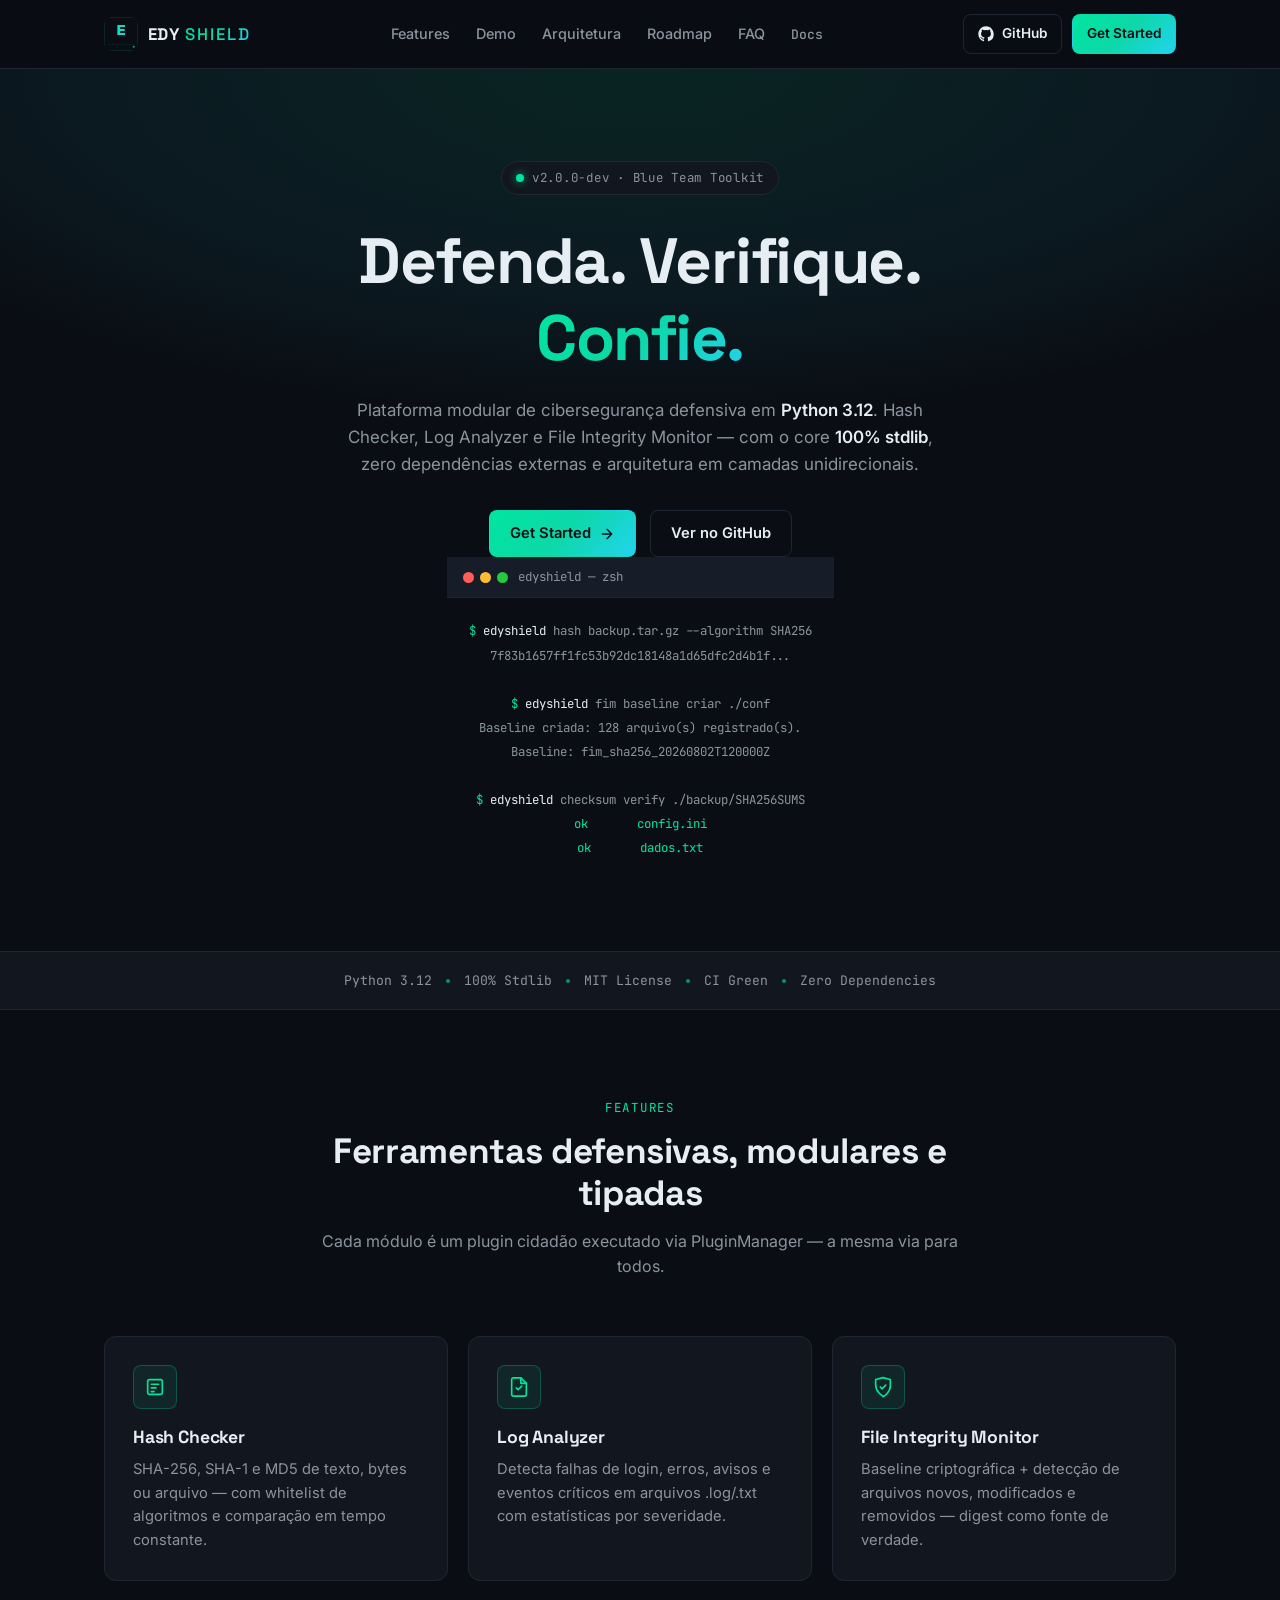
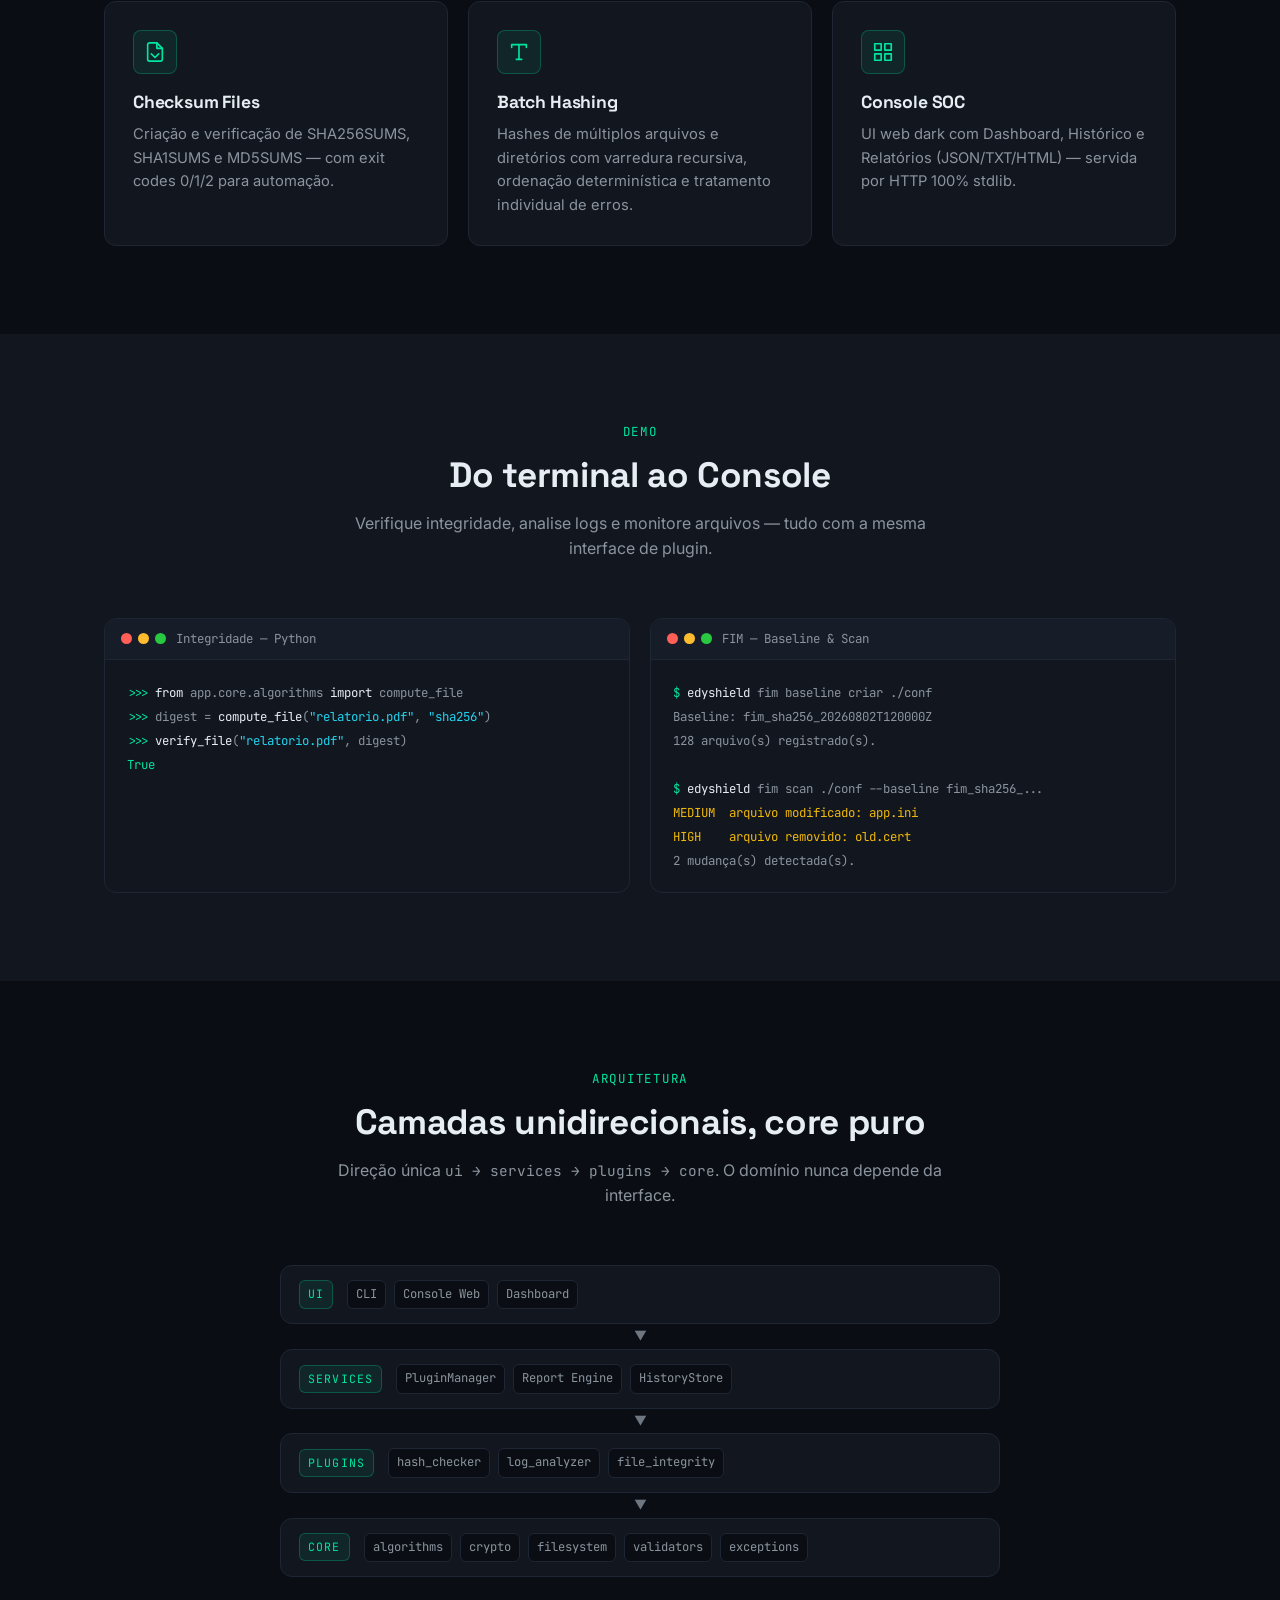
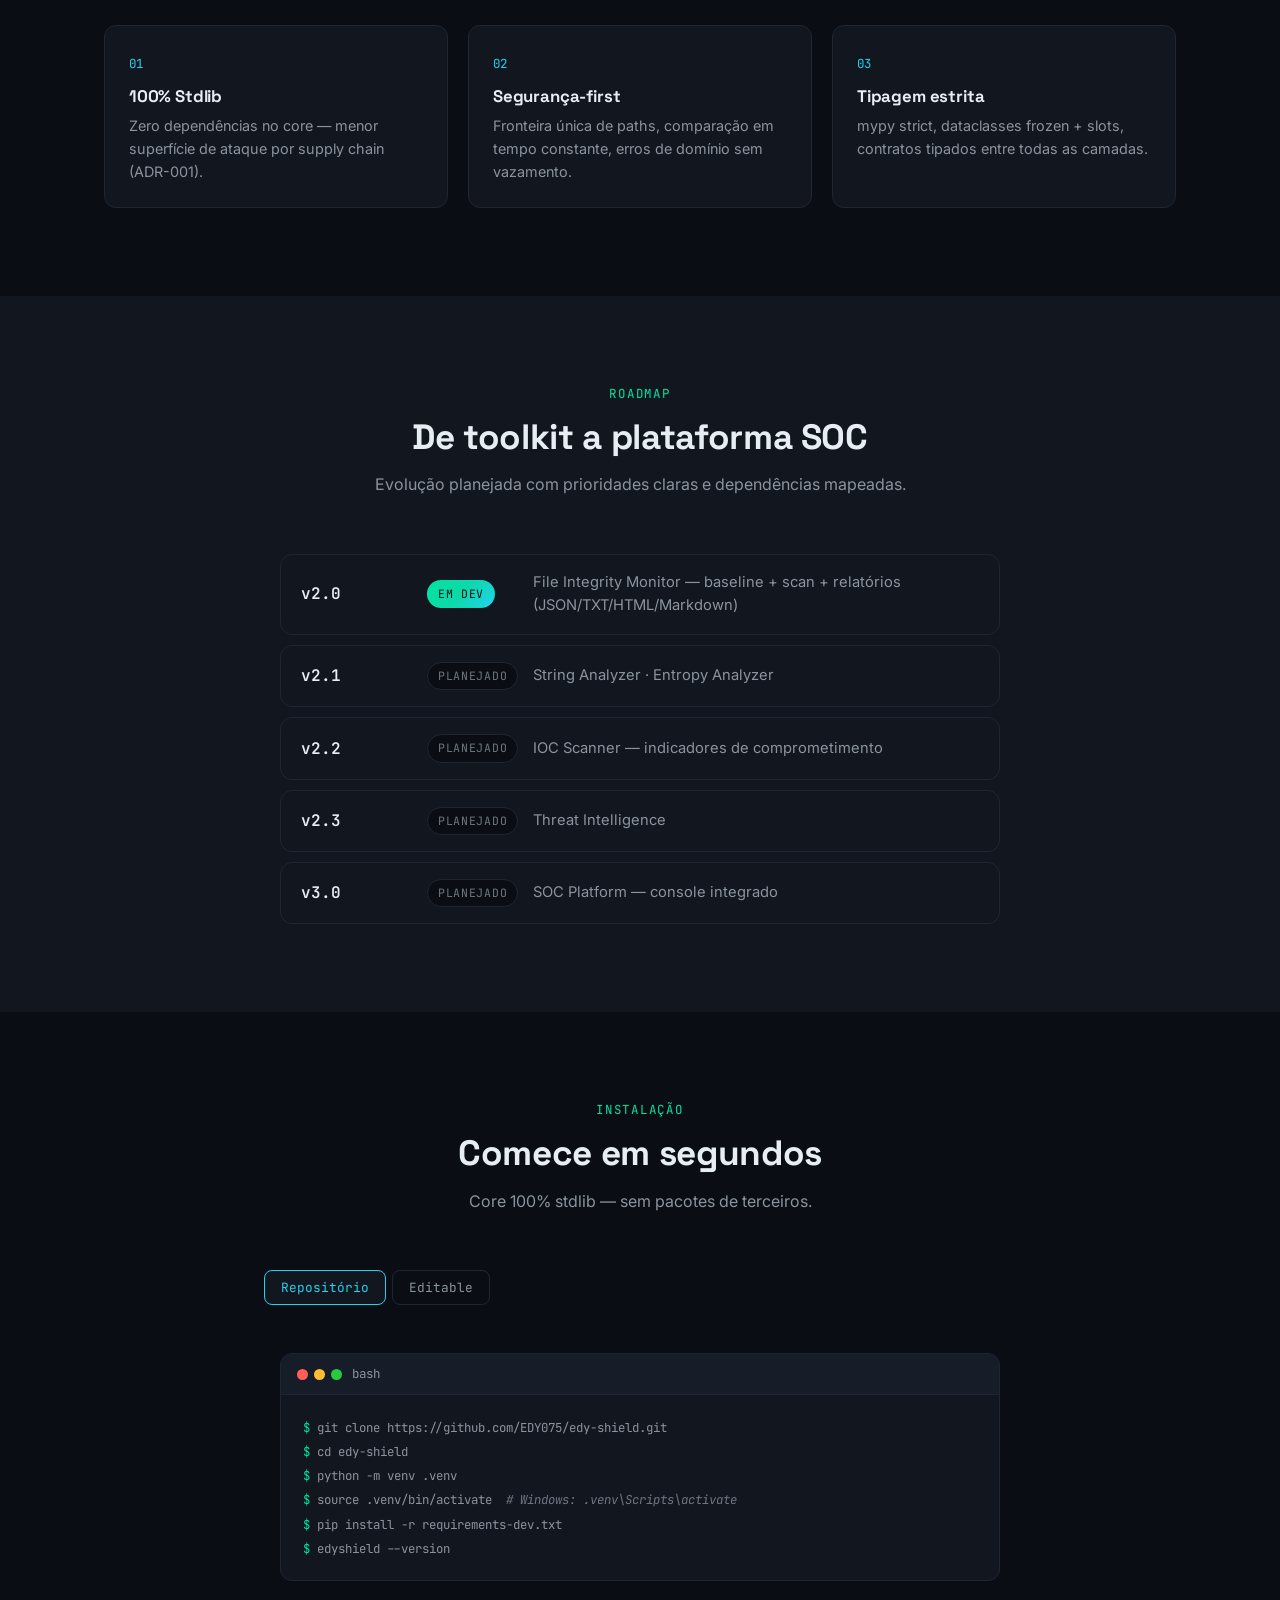
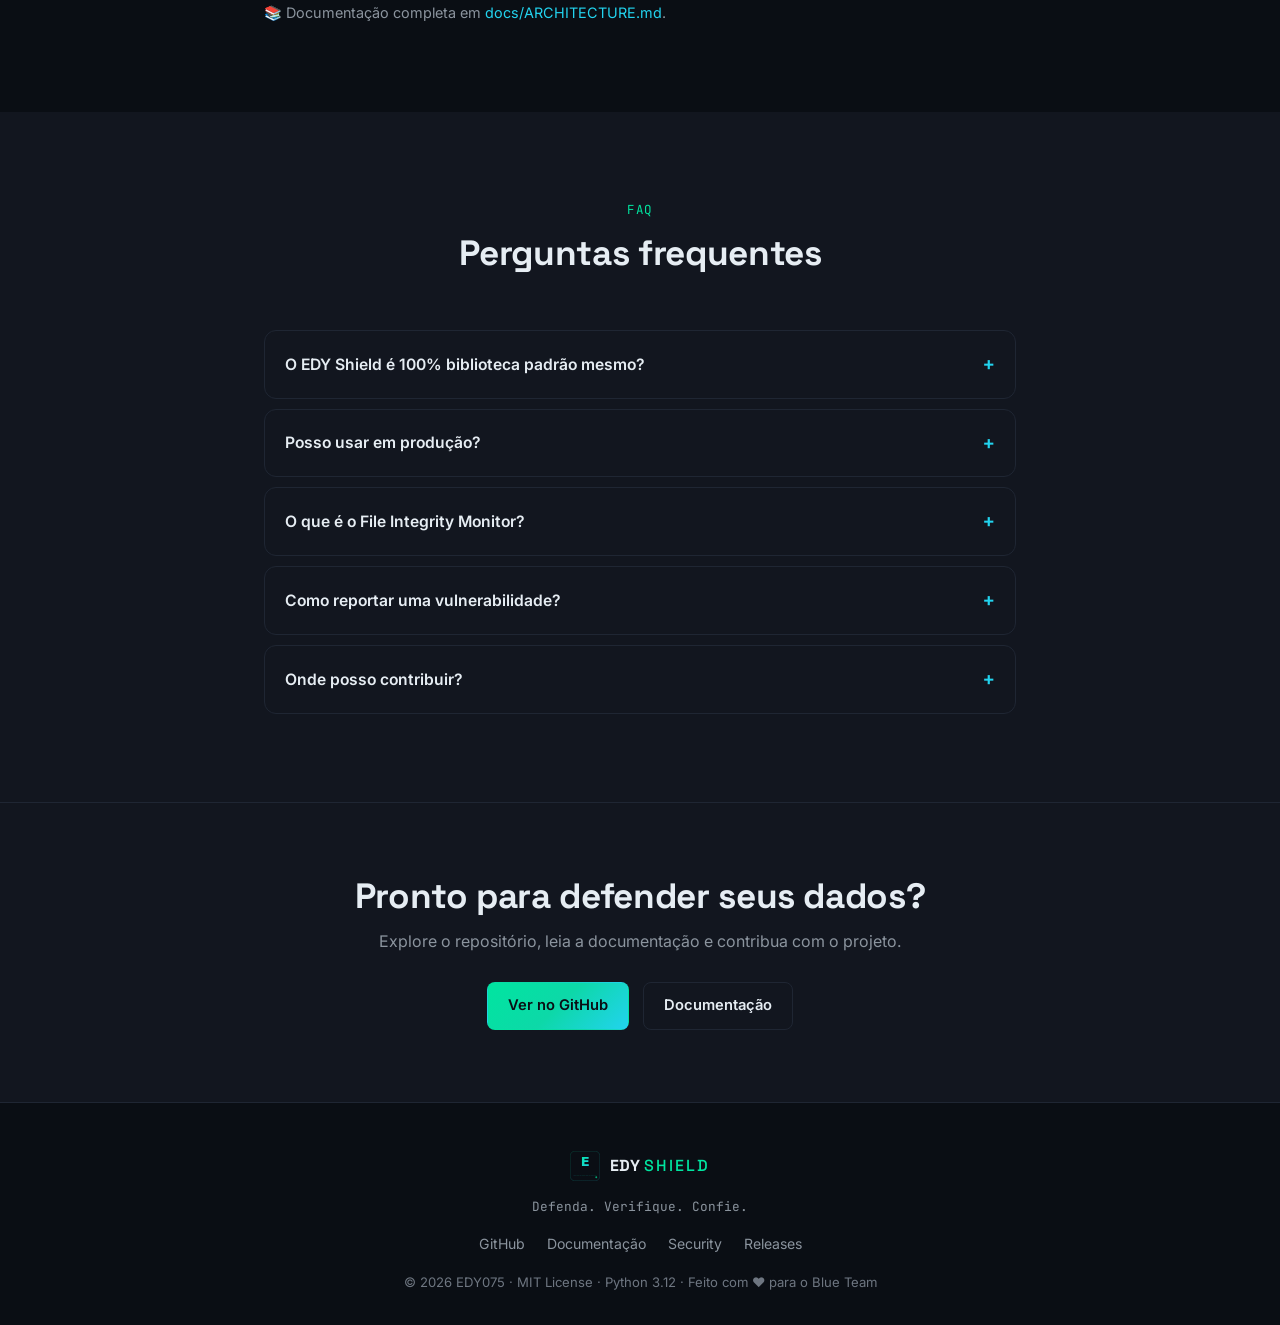
<file: website/index.html>
<!DOCTYPE html>
<html lang="pt-BR">
<head>
  <meta charset="UTF-8">
  <meta name="viewport" content="width=device-width, initial-scale=1.0">
  <meta name="description" content="EDY Shield — Plataforma modular de cibersegurança defensiva em Python 3.12. Hash Checker, Log Analyzer e File Integrity Monitor com core 100% stdlib.">
  <meta name="keywords" content="cibersegurança, blue team, python, hash, integridade, file integrity monitor, SOC, segurança defensiva">
  <meta name="author" content="EDY075">
  <meta name="theme-color" content="#0A0E14">
  <meta name="robots" content="index, follow">

  <!-- Open Graph -->
  <meta property="og:type" content="website">
  <meta property="og:title" content="EDY Shield — Modern Defensive Security Toolkit">
  <meta property="og:description" content="Plataforma modular de cibersegurança defensiva em Python 3.12. Core 100% stdlib. Defenda. Verifique. Confie.">
  <meta property="og:url" content="https://EDY075.github.io/edy-shield/">
  <meta property="og:image" content="https://EDY075.github.io/edy-shield/assets/img/og-image.png">
  <meta property="og:site_name" content="EDY Shield">
  <meta name="twitter:card" content="summary_large_image">
  <meta name="twitter:title" content="EDY Shield — Modern Defensive Security Toolkit">
  <meta name="twitter:description" content="Plataforma modular de cibersegurança defensiva em Python 3.12. Core 100% stdlib.">
  <meta name="twitter:image" content="https://EDY075.github.io/edy-shield/assets/img/og-image.png">

  <link rel="icon" type="image/svg+xml" href="assets/img/icon.svg">
  <link rel="preconnect" href="https://fonts.googleapis.com">
  <link rel="preconnect" href="https://fonts.gstatic.com" crossorigin>
  <link href="https://fonts.googleapis.com/css2?family=Inter:wght@400;500;600;700&family=JetBrains+Mono:wght@400;500;600&family=Space+Grotesk:wght@500;600;700&display=swap" rel="stylesheet">
  <link rel="stylesheet" href="assets/css/style.css">
  <link rel="canonical" href="https://EDY075.github.io/edy-shield/">

  <title>EDY Shield — Modern Defensive Security Toolkit</title>

  <!-- Structured data (JSON-LD) -->
  <script type="application/ld+json">
  {
    "@context": "https://schema.org",
    "@type": "SoftwareApplication",
    "name": "EDY Shield",
    "applicationCategory": "SecurityApplication",
    "operatingSystem": "Windows, Linux, macOS",
    "description": "Plataforma modular de cibersegurança defensiva em Python 3.12 com core 100% stdlib.",
    "softwareVersion": "2.0.0-dev",
    "url": "https://EDY075.github.io/edy-shield/",
    "offers": { "@type": "Offer", "price": "0", "priceCurrency": "USD" },
    "author": { "@type": "Person", "name": "EDY075", "url": "https://github.com/EDY075" }
  }
  </script>
</head>
<body>
  <a class="skip-link" href="#main">Pular para o conteúdo principal</a>

  <!-- ═══════════════════ NAVBAR ═══════════════════ -->
  <header class="navbar" id="navbar">
    <nav class="navbar__inner container" aria-label="Navegação principal">
      <a class="navbar__brand" href="#" aria-label="EDY Shield — início">
        <img src="assets/img/icon.svg" alt="" width="34" height="34" class="navbar__logo">
        <span class="navbar__wordmark">EDY <strong>SHIELD</strong></span>
      </a>

      <ul class="navbar__links">
        <li><a href="#features">Features</a></li>
        <li><a href="#demo">Demo</a></li>
        <li><a href="#architecture">Arquitetura</a></li>
        <li><a href="#roadmap">Roadmap</a></li>
        <li><a href="#faq">FAQ</a></li>
        <li><a href="docs/" class="navbar__docs">Docs</a></li>
      </ul>

      <div class="navbar__actions">
        <a class="btn btn--ghost btn--sm" href="https://github.com/EDY075/edy-shield" target="_blank" rel="noopener">
          <svg viewBox="0 0 24 24" width="16" height="16" fill="currentColor" aria-hidden="true"><path d="M12 .5C5.65.5.5 5.65.5 12c0 5.08 3.29 9.39 7.86 10.91.58.11.79-.25.79-.56 0-.27-.01-1.17-.02-2.12-3.2.7-3.88-1.36-3.88-1.36-.52-1.33-1.28-1.68-1.28-1.68-1.04-.71.08-.7.08-.7 1.15.08 1.76 1.19 1.76 1.19 1.03 1.76 2.69 1.25 3.35.96.1-.75.4-1.25.72-1.54-2.55-.29-5.23-1.28-5.23-5.68 0-1.26.45-2.28 1.19-3.09-.12-.29-.52-1.46.11-3.05 0 0 .97-.31 3.17 1.18a11 11 0 0 1 5.78 0c2.2-1.49 3.17-1.18 3.17-1.18.63 1.59.23 2.76.11 3.05.74.81 1.19 1.83 1.19 3.09 0 4.41-2.69 5.38-5.25 5.66.41.36.78 1.05.78 2.12 0 1.53-.01 2.76-.01 3.14 0 .31.21.68.8.56A10.52 10.52 0 0 0 23.5 12C23.5 5.65 18.35.5 12 .5z"/></svg>
          GitHub
        </a>
        <a class="btn btn--primary btn--sm" href="#installation">Get Started</a>
      </div>

      <button class="navbar__toggle" id="nav-toggle" aria-label="Abrir menu" aria-expanded="false" aria-controls="mobile-menu">
        <svg viewBox="0 0 24 24" width="24" height="24" fill="none" stroke="currentColor" stroke-width="2" stroke-linecap="round" aria-hidden="true"><path d="M4 6h16M4 12h16M4 18h16"/></svg>
      </button>
    </nav>

    <div class="mobile-menu" id="mobile-menu" hidden>
      <ul>
        <li><a href="#features">Features</a></li>
        <li><a href="#demo">Demo</a></li>
        <li><a href="#architecture">Arquitetura</a></li>
        <li><a href="#roadmap">Roadmap</a></li>
        <li><a href="#faq">FAQ</a></li>
        <li><a href="https://github.com/EDY075/edy-shield" target="_blank" rel="noopener">GitHub</a></li>
      </ul>
    </div>
  </header>

  <main id="main">
    <!-- ═══════════════════ HERO ═══════════════════ -->
    <section class="hero" aria-label="Apresentação">
      <div class="hero__glow" aria-hidden="true"></div>
      <div class="container hero__inner">
        <span class="hero__badge">
          <span class="hero__dot" aria-hidden="true"></span>
          v2.0.0-dev · Blue Team Toolkit
        </span>
        <h1 class="hero__title">Defenda. Verifique.<br><span class="hero__title-accent">Confie.</span></h1>
        <p class="hero__subtitle">
          Plataforma modular de cibersegurança defensiva em <strong>Python 3.12</strong>.
          Hash Checker, Log Analyzer e File Integrity Monitor — com o core <strong>100% stdlib</strong>,
          zero dependências externas e arquitetura em camadas unidirecionais.
        </p>
        <div class="hero__actions">
          <a class="btn btn--primary" href="#installation">
            Get Started
            <svg viewBox="0 0 24 24" width="16" height="16" fill="none" stroke="currentColor" stroke-width="2" stroke-linecap="round" stroke-linejoin="round" aria-hidden="true"><path d="M5 12h14M12 5l7 7-7 7"/></svg>
          </a>
          <a class="btn btn--ghost" href="https://github.com/EDY075/edy-shield" target="_blank" rel="noopener">
            Ver no GitHub
          </a>
        </div>

        <div class="hero__terminal" aria-label="Demonstração do terminal EDY Shield">
          <div class="terminal__bar">
            <span class="terminal__dots" aria-hidden="true"><i></i><i></i><i></i></span>
            <span class="terminal__title">edyshield — zsh</span>
          </div>
          <pre class="terminal__body"><code><span class="tok-prompt">$</span> <span class="tok-cmd">edyshield</span> hash backup.tar.gz --algorithm SHA256
<span class="tok-out">7f83b1657ff1fc53b92dc18148a1d65dfc2d4b1f...</span>

<span class="tok-prompt">$</span> <span class="tok-cmd">edyshield</span> fim baseline criar ./conf
<span class="tok-out">Baseline criada: 128 arquivo(s) registrado(s).</span>
<span class="tok-out">Baseline: fim_sha256_20260802T120000Z</span>

<span class="tok-prompt">$</span> <span class="tok-cmd">edyshield</span> checksum verify ./backup/SHA256SUMS
<span class="tok-ok">ok       config.ini</span>
<span class="tok-ok">ok       dados.txt</span></code></pre>
        </div>
      </div>
    </section>

    <!-- ═══════════════════ TECH STRIP ═══════════════════ -->
    <section class="strip" aria-label="Tecnologias">
      <div class="container strip__inner">
        <span>Python 3.12</span><i aria-hidden="true"></i>
        <span>100% Stdlib</span><i aria-hidden="true"></i>
        <span>MIT License</span><i aria-hidden="true"></i>
        <span>CI Green</span><i aria-hidden="true"></i>
        <span>Zero Dependencies</span>
      </div>
    </section>

    <!-- ═══════════════════ FEATURES ═══════════════════ -->
    <section class="section" id="features" aria-labelledby="features-title">
      <div class="container">
        <div class="section__head">
          <p class="section__eyebrow">Features</p>
          <h2 class="section__title" id="features-title">Ferramentas defensivas, modulares e tipadas</h2>
          <p class="section__sub">Cada módulo é um plugin cidadão executado via PluginManager — a mesma via para todos.</p>
        </div>

        <div class="features-grid">
          <article class="feature-card">
            <div class="feature-card__icon" aria-hidden="true">
              <svg viewBox="0 0 24 24" fill="none" stroke="currentColor" stroke-width="1.8" stroke-linecap="round" stroke-linejoin="round"><rect x="4" y="4" width="16" height="16" rx="2"/><path d="M8 9h8M8 13h5M8 17h3"/></svg>
            </div>
            <h3>Hash Checker</h3>
            <p>SHA-256, SHA-1 e MD5 de texto, bytes ou arquivo — com whitelist de algoritmos e comparação em tempo constante.</p>
          </article>

          <article class="feature-card">
            <div class="feature-card__icon" aria-hidden="true">
              <svg viewBox="0 0 24 24" fill="none" stroke="currentColor" stroke-width="1.8" stroke-linecap="round" stroke-linejoin="round"><path d="M14 2H6a2 2 0 0 0-2 2v16a2 2 0 0 0 2 2h12a2 2 0 0 0 2-2V8z"/><path d="M14 2v6h6M9 13l2 2 4-4"/></svg>
            </div>
            <h3>Log Analyzer</h3>
            <p>Detecta falhas de login, erros, avisos e eventos críticos em arquivos .log/.txt com estatísticas por severidade.</p>
          </article>

          <article class="feature-card">
            <div class="feature-card__icon" aria-hidden="true">
              <svg viewBox="0 0 24 24" fill="none" stroke="currentColor" stroke-width="1.8" stroke-linecap="round" stroke-linejoin="round"><path d="M12 22s-8-4.5-8-11.8V3.8l8-2 8 2v7.2c0 7.3-8 11.8-8 11.8z"/><path d="M9 12l2 2 4-4"/></svg>
            </div>
            <h3>File Integrity Monitor</h3>
            <p>Baseline criptográfica + detecção de arquivos novos, modificados e removidos — digest como fonte de verdade.</p>
          </article>

          <article class="feature-card">
            <div class="feature-card__icon" aria-hidden="true">
              <svg viewBox="0 0 24 24" fill="none" stroke="currentColor" stroke-width="1.8" stroke-linecap="round" stroke-linejoin="round"><path d="M14 2H6a2 2 0 0 0-2 2v16a2 2 0 0 0 2 2h12a2 2 0 0 0 2-2V8z"/><path d="M14 2v6h6M12 18l-4-4M12 18l4-4"/></svg>
            </div>
            <h3>Checksum Files</h3>
            <p>Criação e verificação de SHA256SUMS, SHA1SUMS e MD5SUMS — com exit codes 0/1/2 para automação.</p>
          </article>

          <article class="feature-card">
            <div class="feature-card__icon" aria-hidden="true">
              <svg viewBox="0 0 24 24" fill="none" stroke="currentColor" stroke-width="1.8" stroke-linecap="round" stroke-linejoin="round"><path d="M4 7V4h16v3M9 20h6M12 4v16"/></svg>
            </div>
            <h3>Batch Hashing</h3>
            <p>Hashes de múltiplos arquivos e diretórios com varredura recursiva, ordenação determinística e tratamento individual de erros.</p>
          </article>

          <article class="feature-card">
            <div class="feature-card__icon" aria-hidden="true">
              <svg viewBox="0 0 24 24" fill="none" stroke="currentColor" stroke-width="1.8" stroke-linecap="round" stroke-linejoin="round"><path d="M3 3h7v7H3zM14 3h7v7h-7zM3 14h7v7H3zM14 14h7v7h-7z"/></svg>
            </div>
            <h3>Console SOC</h3>
            <p>UI web dark com Dashboard, Histórico e Relatórios (JSON/TXT/HTML) — servida por HTTP 100% stdlib.</p>
          </article>
        </div>
      </div>
    </section>

    <!-- ═══════════════════ DEMO ═══════════════════ -->
    <section class="section section--alt" id="demo" aria-labelledby="demo-title">
      <div class="container">
        <div class="section__head">
          <p class="section__eyebrow">Demo</p>
          <h2 class="section__title" id="demo-title">Do terminal ao Console</h2>
          <p class="section__sub">Verifique integridade, analise logs e monitore arquivos — tudo com a mesma interface de plugin.</p>
        </div>

        <div class="demo-grid">
          <div class="terminal terminal--demo">
            <div class="terminal__bar">
              <span class="terminal__dots" aria-hidden="true"><i></i><i></i><i></i></span>
              <span class="terminal__title">Integridade — Python</span>
            </div>
            <pre class="terminal__body"><code><span class="tok-prompt">&gt;&gt;&gt;</span> <span class="tok-cmd">from</span> app.core.algorithms <span class="tok-cmd">import</span> compute_file
<span class="tok-prompt">&gt;&gt;&gt;</span> digest = <span class="tok-cmd">compute_file</span>(<span class="tok-str">"relatorio.pdf"</span>, <span class="tok-str">"sha256"</span>)
<span class="tok-prompt">&gt;&gt;&gt;</span> <span class="tok-cmd">verify_file</span>(<span class="tok-str">"relatorio.pdf"</span>, digest)
<span class="tok-ok">True</span></code></pre>
          </div>

          <div class="terminal terminal--demo">
            <div class="terminal__bar">
              <span class="terminal__dots" aria-hidden="true"><i></i><i></i><i></i></span>
              <span class="terminal__title">FIM — Baseline &amp; Scan</span>
            </div>
            <pre class="terminal__body"><code><span class="tok-prompt">$</span> <span class="tok-cmd">edyshield</span> fim baseline criar ./conf
<span class="tok-out">Baseline: fim_sha256_20260802T120000Z</span>
<span class="tok-out">128 arquivo(s) registrado(s).</span>

<span class="tok-prompt">$</span> <span class="tok-cmd">edyshield</span> fim scan ./conf --baseline fim_sha256_...
<span class="tok-warn">MEDIUM  arquivo modificado: app.ini</span>
<span class="tok-warn">HIGH    arquivo removido: old.cert</span>
<span class="tok-out">2 mudança(s) detectada(s).</span></code></pre>
          </div>
        </div>
      </div>
    </section>

    <!-- ═══════════════════ ARCHITECTURE ═══════════════════ -->
    <section class="section" id="architecture" aria-labelledby="arch-title">
      <div class="container">
        <div class="section__head">
          <p class="section__eyebrow">Arquitetura</p>
          <h2 class="section__title" id="arch-title">Camadas unidirecionais, core puro</h2>
          <p class="section__sub">Direção única <code>ui → services → plugins → core</code>. O domínio nunca depende da interface.</p>
        </div>

        <div class="arch-diagram" role="img" aria-label="Diagrama de arquitetura em camadas: UI, Services, Plugins, Core">
          <div class="arch-layer">
            <span class="arch-layer__tag">UI</span>
            <div class="arch-layer__boxes">
              <span>CLI</span><span>Console Web</span><span>Dashboard</span>
            </div>
          </div>
          <div class="arch-arrow" aria-hidden="true">▼</div>
          <div class="arch-layer">
            <span class="arch-layer__tag">Services</span>
            <div class="arch-layer__boxes">
              <span>PluginManager</span><span>Report Engine</span><span>HistoryStore</span>
            </div>
          </div>
          <div class="arch-arrow" aria-hidden="true">▼</div>
          <div class="arch-layer">
            <span class="arch-layer__tag">Plugins</span>
            <div class="arch-layer__boxes">
              <span>hash_checker</span><span>log_analyzer</span><span>file_integrity</span>
            </div>
          </div>
          <div class="arch-arrow" aria-hidden="true">▼</div>
          <div class="arch-layer">
            <span class="arch-layer__tag">Core</span>
            <div class="arch-layer__boxes">
              <span>algorithms</span><span>crypto</span><span>filesystem</span><span>validators</span><span>exceptions</span>
            </div>
          </div>
        </div>

        <div class="arch-principles">
          <div class="arch-principle">
            <span class="arch-principle__num">01</span>
            <h3>100% Stdlib</h3>
            <p>Zero dependências no core — menor superfície de ataque por supply chain (ADR-001).</p>
          </div>
          <div class="arch-principle">
            <span class="arch-principle__num">02</span>
            <h3>Segurança-first</h3>
            <p>Fronteira única de paths, comparação em tempo constante, erros de domínio sem vazamento.</p>
          </div>
          <div class="arch-principle">
            <span class="arch-principle__num">03</span>
            <h3>Tipagem estrita</h3>
            <p>mypy strict, dataclasses frozen + slots, contratos tipados entre todas as camadas.</p>
          </div>
        </div>
      </div>
    </section>

    <!-- ═══════════════════ ROADMAP ═══════════════════ -->
    <section class="section section--alt" id="roadmap" aria-labelledby="roadmap-title">
      <div class="container">
        <div class="section__head">
          <p class="section__eyebrow">Roadmap</p>
          <h2 class="section__title" id="roadmap-title">De toolkit a plataforma SOC</h2>
          <p class="section__sub">Evolução planejada com prioridades claras e dependências mapeadas.</p>
        </div>

        <div class="roadmap">
          <div class="roadmap__item">
            <span class="roadmap__version">v2.0</span>
            <span class="roadmap__status roadmap__status--dev">em dev</span>
            <p>File Integrity Monitor — baseline + scan + relatórios (JSON/TXT/HTML/Markdown)</p>
          </div>
          <div class="roadmap__item">
            <span class="roadmap__version">v2.1</span>
            <span class="roadmap__status">planejado</span>
            <p>String Analyzer · Entropy Analyzer</p>
          </div>
          <div class="roadmap__item">
            <span class="roadmap__version">v2.2</span>
            <span class="roadmap__status">planejado</span>
            <p>IOC Scanner — indicadores de comprometimento</p>
          </div>
          <div class="roadmap__item">
            <span class="roadmap__version">v2.3</span>
            <span class="roadmap__status">planejado</span>
            <p>Threat Intelligence</p>
          </div>
          <div class="roadmap__item">
            <span class="roadmap__version">v3.0</span>
            <span class="roadmap__status">planejado</span>
            <p>SOC Platform — console integrado</p>
          </div>
        </div>
      </div>
    </section>

    <!-- ═══════════════════ INSTALLATION ═══════════════════ -->
    <section class="section" id="installation" aria-labelledby="install-title">
      <div class="container container--narrow">
        <div class="section__head">
          <p class="section__eyebrow">Instalação</p>
          <h2 class="section__title" id="install-title">Comece em segundos</h2>
          <p class="section__sub">Core 100% stdlib — sem pacotes de terceiros.</p>
        </div>

        <div class="install-tabs" role="tablist" aria-label="Métodos de instalação">
          <button class="install-tab is-active" id="tab-repo" role="tab" aria-selected="true" aria-controls="panel-repo">Repositório</button>
          <button class="install-tab" id="tab-pip" role="tab" aria-selected="false" aria-controls="panel-pip" tabindex="-1">Editable</button>
        </div>

        <div class="terminal" id="panel-repo" role="tabpanel" aria-labelledby="tab-repo">
          <div class="terminal__bar">
            <span class="terminal__dots" aria-hidden="true"><i></i><i></i><i></i></span>
            <span class="terminal__title">bash</span>
          </div>
          <pre class="terminal__body"><code><span class="tok-prompt">$</span> git clone https://github.com/EDY075/edy-shield.git
<span class="tok-prompt">$</span> cd edy-shield
<span class="tok-prompt">$</span> python -m venv .venv
<span class="tok-prompt">$</span> source .venv/bin/activate  <span class="tok-cmt"># Windows: .venv\Scripts\activate</span>
<span class="tok-prompt">$</span> pip install -r requirements-dev.txt
<span class="tok-prompt">$</span> edyshield --version</code></pre>
        </div>

        <div class="terminal" id="panel-pip" role="tabpanel" aria-labelledby="tab-pip" hidden>
          <div class="terminal__bar">
            <span class="terminal__dots" aria-hidden="true"><i></i><i></i><i></i></span>
            <span class="terminal__title">bash</span>
          </div>
          <pre class="terminal__body"><code><span class="tok-prompt">$</span> pip install -e .
<span class="tok-prompt">$</span> edyshield --help
<span class="tok-out">uso: edyshield [-h] [--version] {hash,verify,checksum,fim} ...</span></code></pre>
        </div>

        <p class="install-note">📚 Documentação completa em <a href="https://github.com/EDY075/edy-shield/blob/main/docs/ARCHITECTURE.md">docs/ARCHITECTURE.md</a>.</p>
      </div>
    </section>

    <!-- ═══════════════════ FAQ ═══════════════════ -->
    <section class="section section--alt" id="faq" aria-labelledby="faq-title">
      <div class="container container--narrow">
        <div class="section__head">
          <p class="section__eyebrow">FAQ</p>
          <h2 class="section__title" id="faq-title">Perguntas frequentes</h2>
        </div>

        <div class="faq">
          <details class="faq__item">
            <summary>O EDY Shield é 100% biblioteca padrão mesmo?</summary>
            <p>Sim. O core (app/core) usa apenas a stdlib do Python 3.12 (hashlib, hmac, pathlib, dataclasses, argparse, http.server). Nenhuma dependência de terceiros no runtime (ADR-001). As dev dependencies (pytest, mypy, ruff) ficam pinadas e são apenas para desenvolvimento.</p>
          </details>
          <details class="faq__item">
            <summary>Posso usar em produção?</summary>
            <p>O projeto está em desenvolvimento ativo (v2.0.0-dev). Para verificações de integridade em sistemas próprios ou autorizados, sim. Consulte SECURITY.md e THREAT_MODEL.md antes de dependências críticas.</p>
          </details>
          <details class="faq__item">
            <summary>O que é o File Integrity Monitor?</summary>
            <p>É o módulo v2.0: cria uma baseline criptográfica de um diretório (hashes + metadados) e, em varreduras posteriores, detecta arquivos novos, modificados e removidos — com relatórios em JSON, TXT, HTML e Markdown.</p>
          </details>
          <details class="faq__item">
            <summary>Como reportar uma vulnerabilidade?</summary>
            <p>Divulgação responsável: reporte de forma privada conforme SECURITY.md — sem disclosure público antes do fix. O projeto mantém um modelo de ameaças em THREAT_MODEL.md.</p>
          </details>
          <details class="faq__item">
            <summary>Onde posso contribuir?</summary>
            <p>Veja CONTRIBUTING.md. Todo código novo precisa de testes com cobertura ≥ 90%, mypy strict 0 issues, ruff limpo e sem dependências de terceiros no core.</p>
          </details>
        </div>
      </div>
    </section>

    <!-- ═══════════════════ CTA FINAL ═══════════════════ -->
    <section class="cta" aria-label="Chamada para ação">
      <div class="container cta__inner">
        <h2>Pronto para defender seus dados?</h2>
        <p>Explore o repositório, leia a documentação e contribua com o projeto.</p>
        <div class="cta__actions">
          <a class="btn btn--primary" href="https://github.com/EDY075/edy-shield" target="_blank" rel="noopener">Ver no GitHub</a>
          <a class="btn btn--ghost" href="https://github.com/EDY075/edy-shield/blob/main/docs/ARCHITECTURE.md" target="_blank" rel="noopener">Documentação</a>
        </div>
      </div>
    </section>
  </main>

  <!-- ═══════════════════ FOOTER ═══════════════════ -->
  <footer class="footer">
    <div class="container footer__inner">
      <div class="footer__brand">
        <img src="assets/img/icon.svg" alt="" width="30" height="30">
        <span>EDY <strong>SHIELD</strong></span>
      </div>
      <p class="footer__tagline">Defenda. Verifique. Confie.</p>
      <nav class="footer__links" aria-label="Links do rodapé">
        <a href="https://github.com/EDY075/edy-shield" target="_blank" rel="noopener">GitHub</a>
        <a href="https://github.com/EDY075/edy-shield/blob/main/docs/ARCHITECTURE.md" target="_blank" rel="noopener">Documentação</a>
        <a href="https://github.com/EDY075/edy-shield/blob/main/SECURITY.md" target="_blank" rel="noopener">Security</a>
        <a href="https://github.com/EDY075/edy-shield/blob/main/CHANGELOG.md" target="_blank" rel="noopener">Releases</a>
      </nav>
      <p class="footer__copy">© 2026 EDY075 · MIT License · Python 3.12 · Feito com <span aria-hidden="true">♥</span> para o Blue Team</p>
    </div>
  </footer>

  <script src="assets/js/main.js"></script>
</body>
</html>
</file>
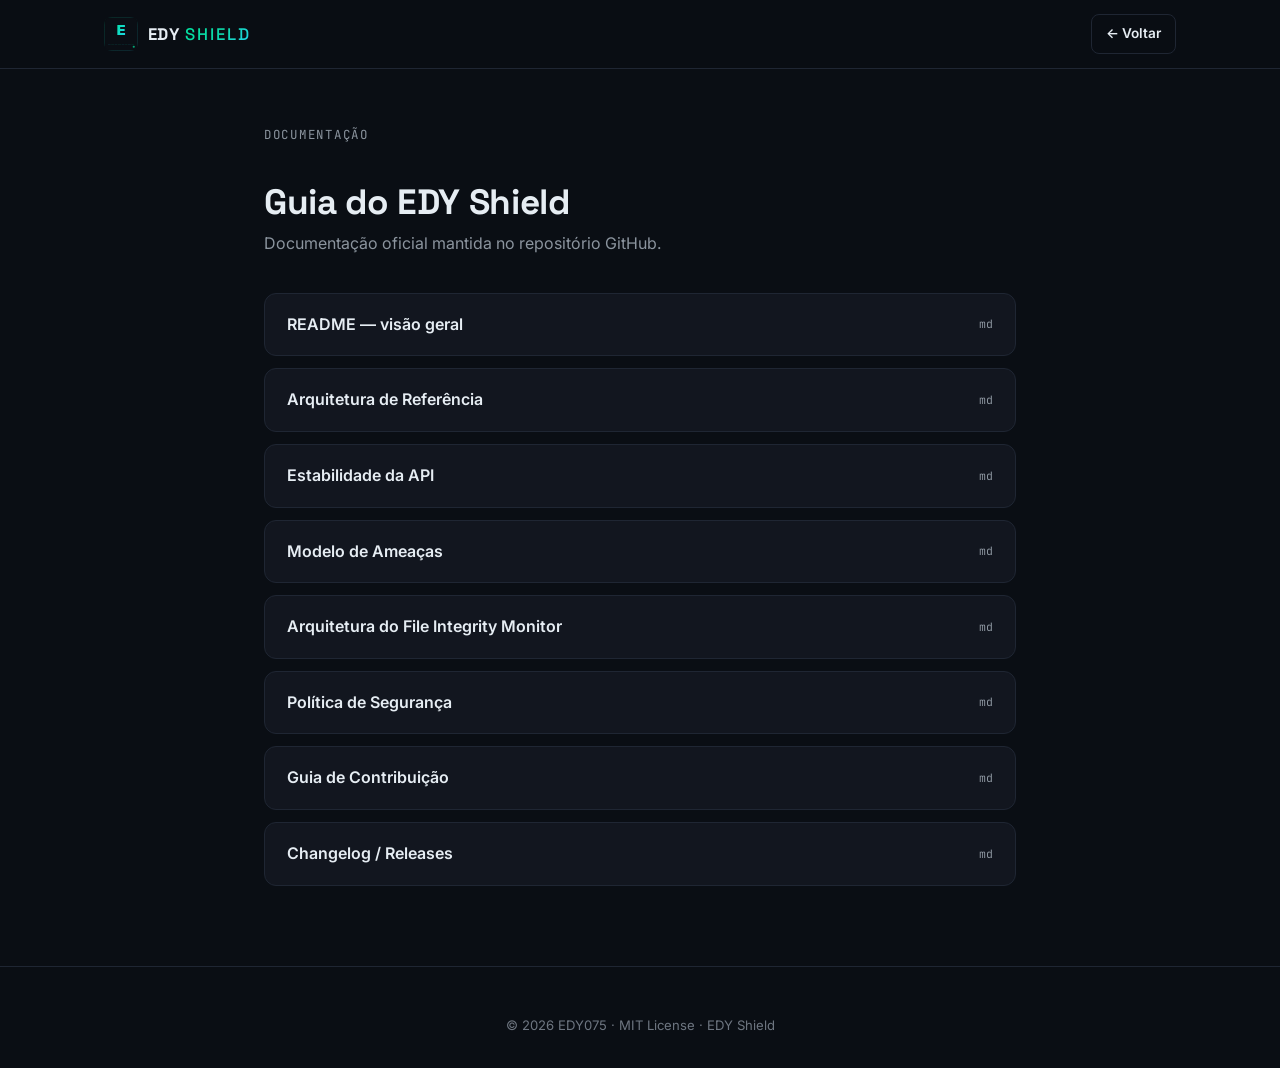
<file: website/docs/index.html>
<!DOCTYPE html>
<html lang="pt-BR">
<head>
  <meta charset="UTF-8">
  <meta name="viewport" content="width=device-width, initial-scale=1.0">
  <meta name="description" content="Documentação do EDY Shield — plataforma modular de cibersegurança defensiva em Python 3.12.">
  <meta name="robots" content="index, follow">
  <meta property="og:title" content="EDY Shield — Documentação">
  <meta property="og:description" content="Arquitetura, API, instalação e guia de uso do EDY Shield.">
  <meta property="og:type" content="website">
  <title>Documentação — EDY Shield</title>
  <link rel="icon" type="image/svg+xml" href="../assets/img/icon.svg">
  <link rel="preconnect" href="https://fonts.googleapis.com">
  <link rel="preconnect" href="https://fonts.gstatic.com" crossorigin>
  <link href="https://fonts.googleapis.com/css2?family=Inter:wght@400;500;600;700&family=JetBrains+Mono:wght@400;500;600&family=Space+Grotesk:wght@500;600;700&display=swap" rel="stylesheet">
  <link rel="stylesheet" href="../assets/css/style.css">
  <style>
    .docs-nav { max-width: 800px; margin: 0 auto; padding: 56px 24px 80px; }
    .docs-nav h1 { margin-bottom: 8px; }
    .docs-nav > p { color: var(--text-secondary); margin-bottom: 36px; }
    .docs-list { list-style: none; margin: 0; padding: 0; display: flex; flex-direction: column; gap: 12px; }
    .docs-list a {
      display: flex; justify-content: space-between; align-items: center;
      background: var(--bg-surface); border: 1px solid var(--border);
      border-radius: var(--radius); padding: 18px 22px;
      color: var(--text); font-weight: 600; text-decoration: none;
      transition: border-color var(--transition);
    }
    .docs-list a:hover { border-color: var(--accent-cyan); text-decoration: none; }
    .docs-list .doc-meta { font-family: var(--font-mono); font-size: 0.72rem; color: var(--text-secondary); font-weight: 400; }
  </style>
</head>
<body>
  <header class="navbar">
    <nav class="navbar__inner container">
      <a class="navbar__brand" href="../">
        <img src="../assets/img/icon.svg" alt="" width="34" height="34" class="navbar__logo">
        <span class="navbar__wordmark">EDY <strong>SHIELD</strong></span>
      </a>
      <div class="navbar__actions">
        <a class="btn btn--ghost btn--sm" href="../">← Voltar</a>
      </div>
    </nav>
  </header>

  <main>
    <section class="docs-nav">
      <p class="section__eyebrow">Documentação</p>
      <h1 class="section__title">Guia do EDY Shield</h1>
      <p>Documentação oficial mantida no repositório GitHub.</p>

      <ul class="docs-list">
        <li><a href="https://github.com/EDY075/edy-shield/blob/main/README.md" target="_blank" rel="noopener">README — visão geral<span class="doc-meta">md</span></a></li>
        <li><a href="https://github.com/EDY075/edy-shield/blob/main/docs/ARCHITECTURE.md" target="_blank" rel="noopener">Arquitetura de Referência<span class="doc-meta">md</span></a></li>
        <li><a href="https://github.com/EDY075/edy-shield/blob/main/docs/API_STABILITY.md" target="_blank" rel="noopener">Estabilidade da API<span class="doc-meta">md</span></a></li>
        <li><a href="https://github.com/EDY075/edy-shield/blob/main/docs/THREAT_MODEL.md" target="_blank" rel="noopener">Modelo de Ameaças<span class="doc-meta">md</span></a></li>
        <li><a href="https://github.com/EDY075/edy-shield/blob/main/docs/FIM_ARCHITECTURE.md" target="_blank" rel="noopener">Arquitetura do File Integrity Monitor<span class="doc-meta">md</span></a></li>
        <li><a href="https://github.com/EDY075/edy-shield/blob/main/SECURITY.md" target="_blank" rel="noopener">Política de Segurança<span class="doc-meta">md</span></a></li>
        <li><a href="https://github.com/EDY075/edy-shield/blob/main/CONTRIBUTING.md" target="_blank" rel="noopener">Guia de Contribuição<span class="doc-meta">md</span></a></li>
        <li><a href="https://github.com/EDY075/edy-shield/blob/main/CHANGELOG.md" target="_blank" rel="noopener">Changelog / Releases<span class="doc-meta">md</span></a></li>
      </ul>
    </section>
  </main>

  <footer class="footer">
    <div class="container footer__inner">
      <p class="footer__copy">© 2026 EDY075 · MIT License · EDY Shield</p>
    </div>
  </footer>
</body>
</html>
</file>
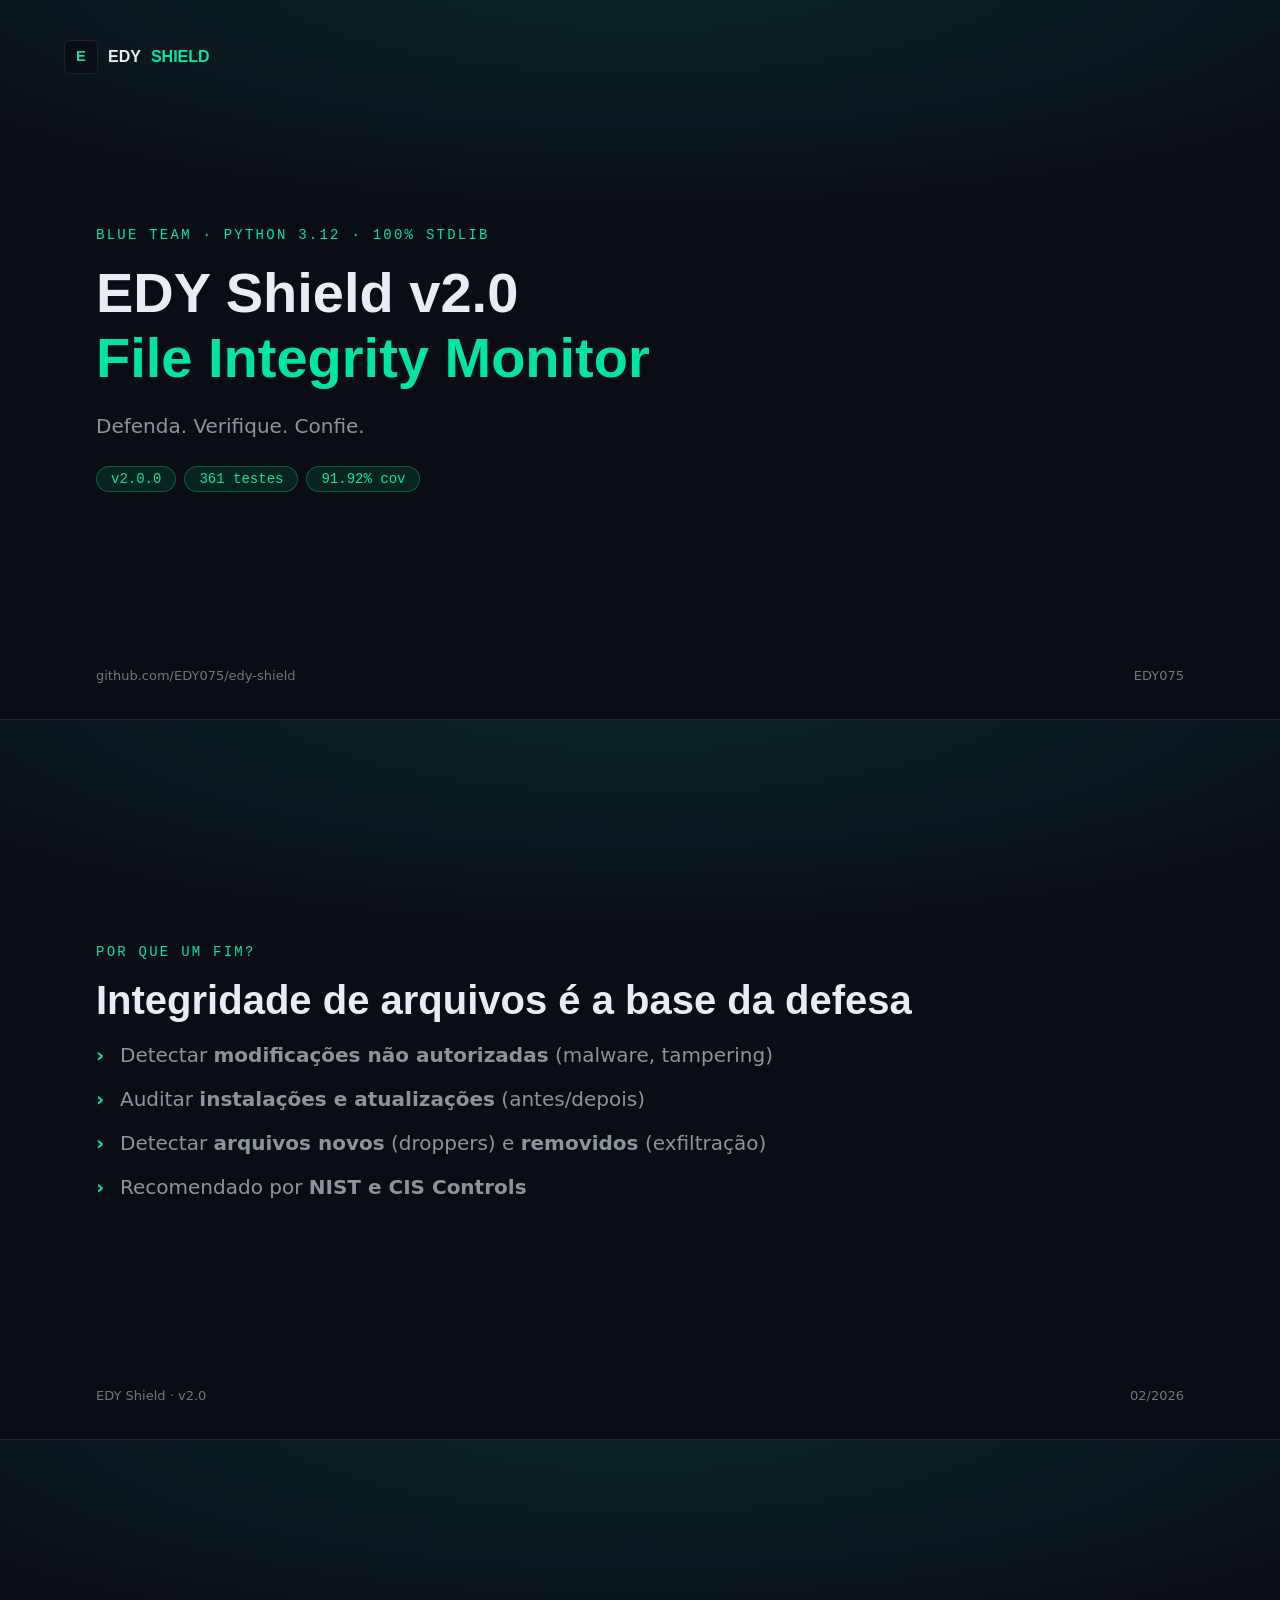
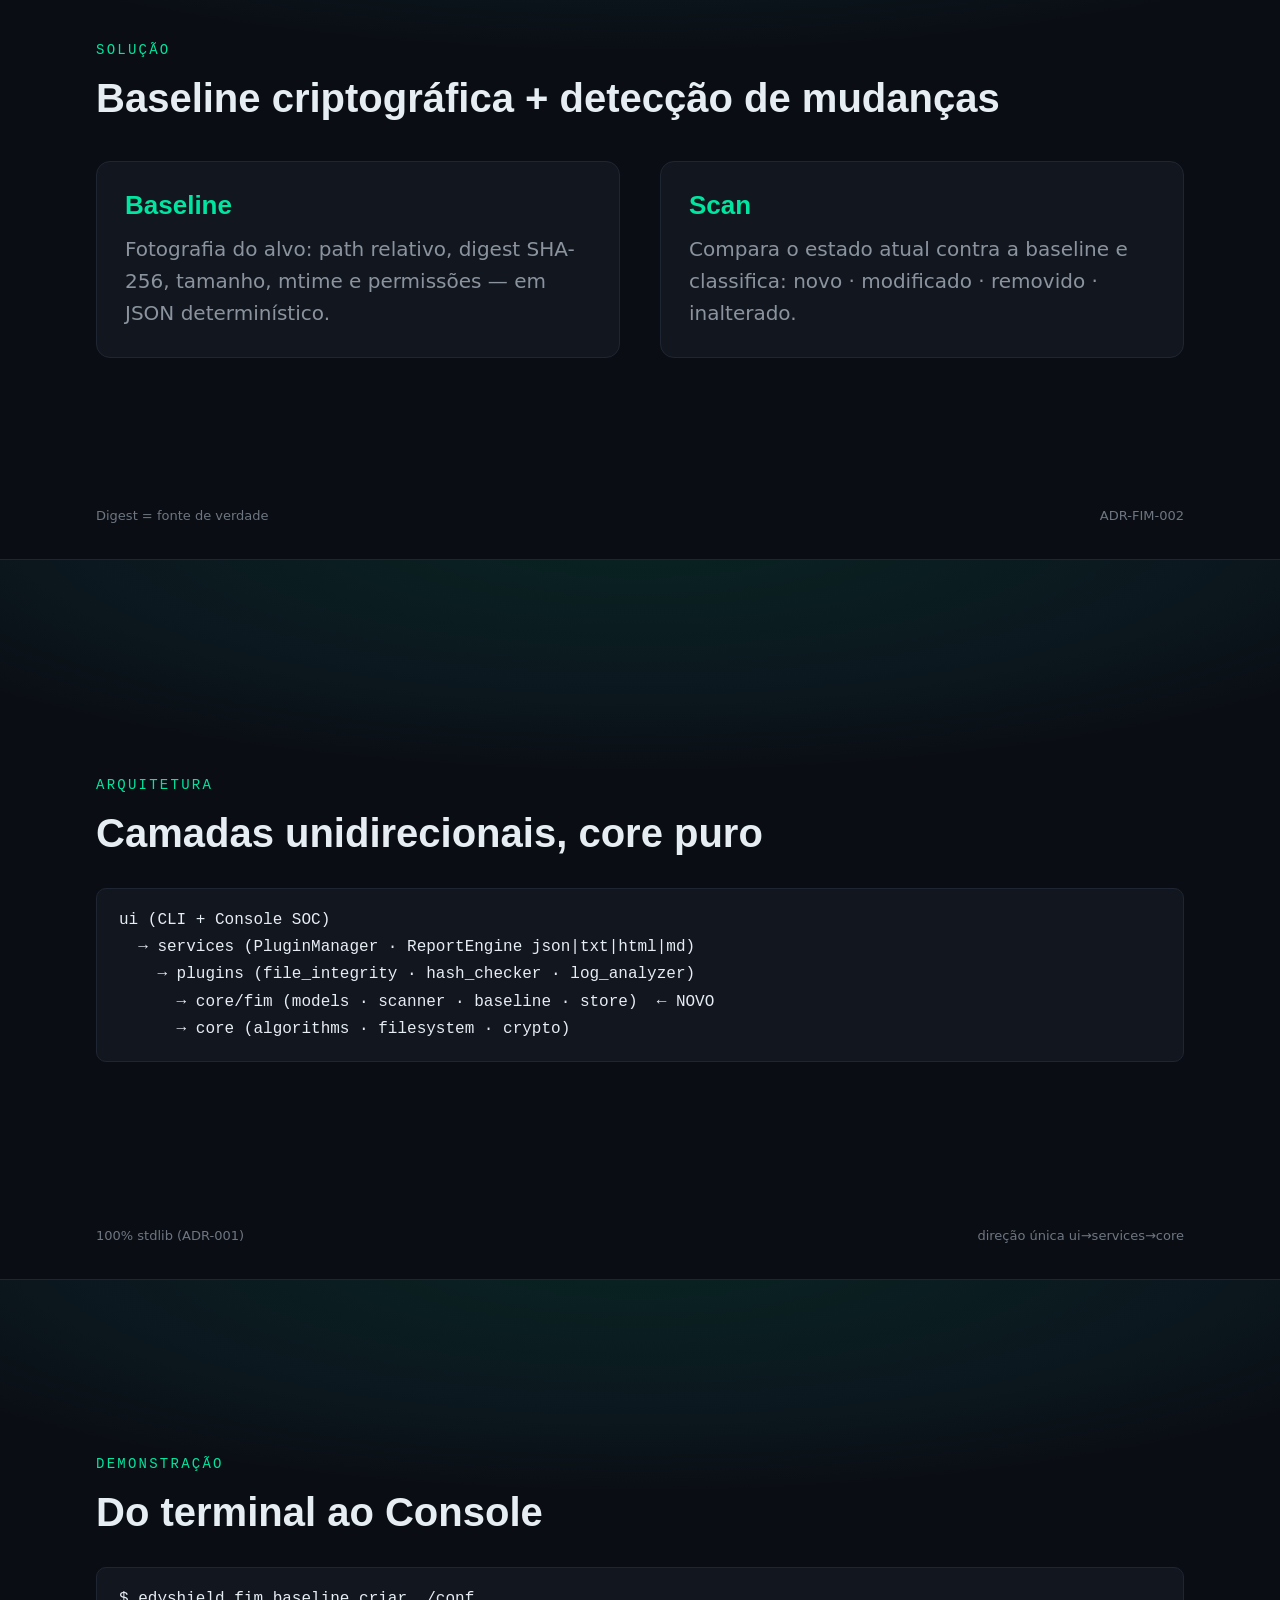
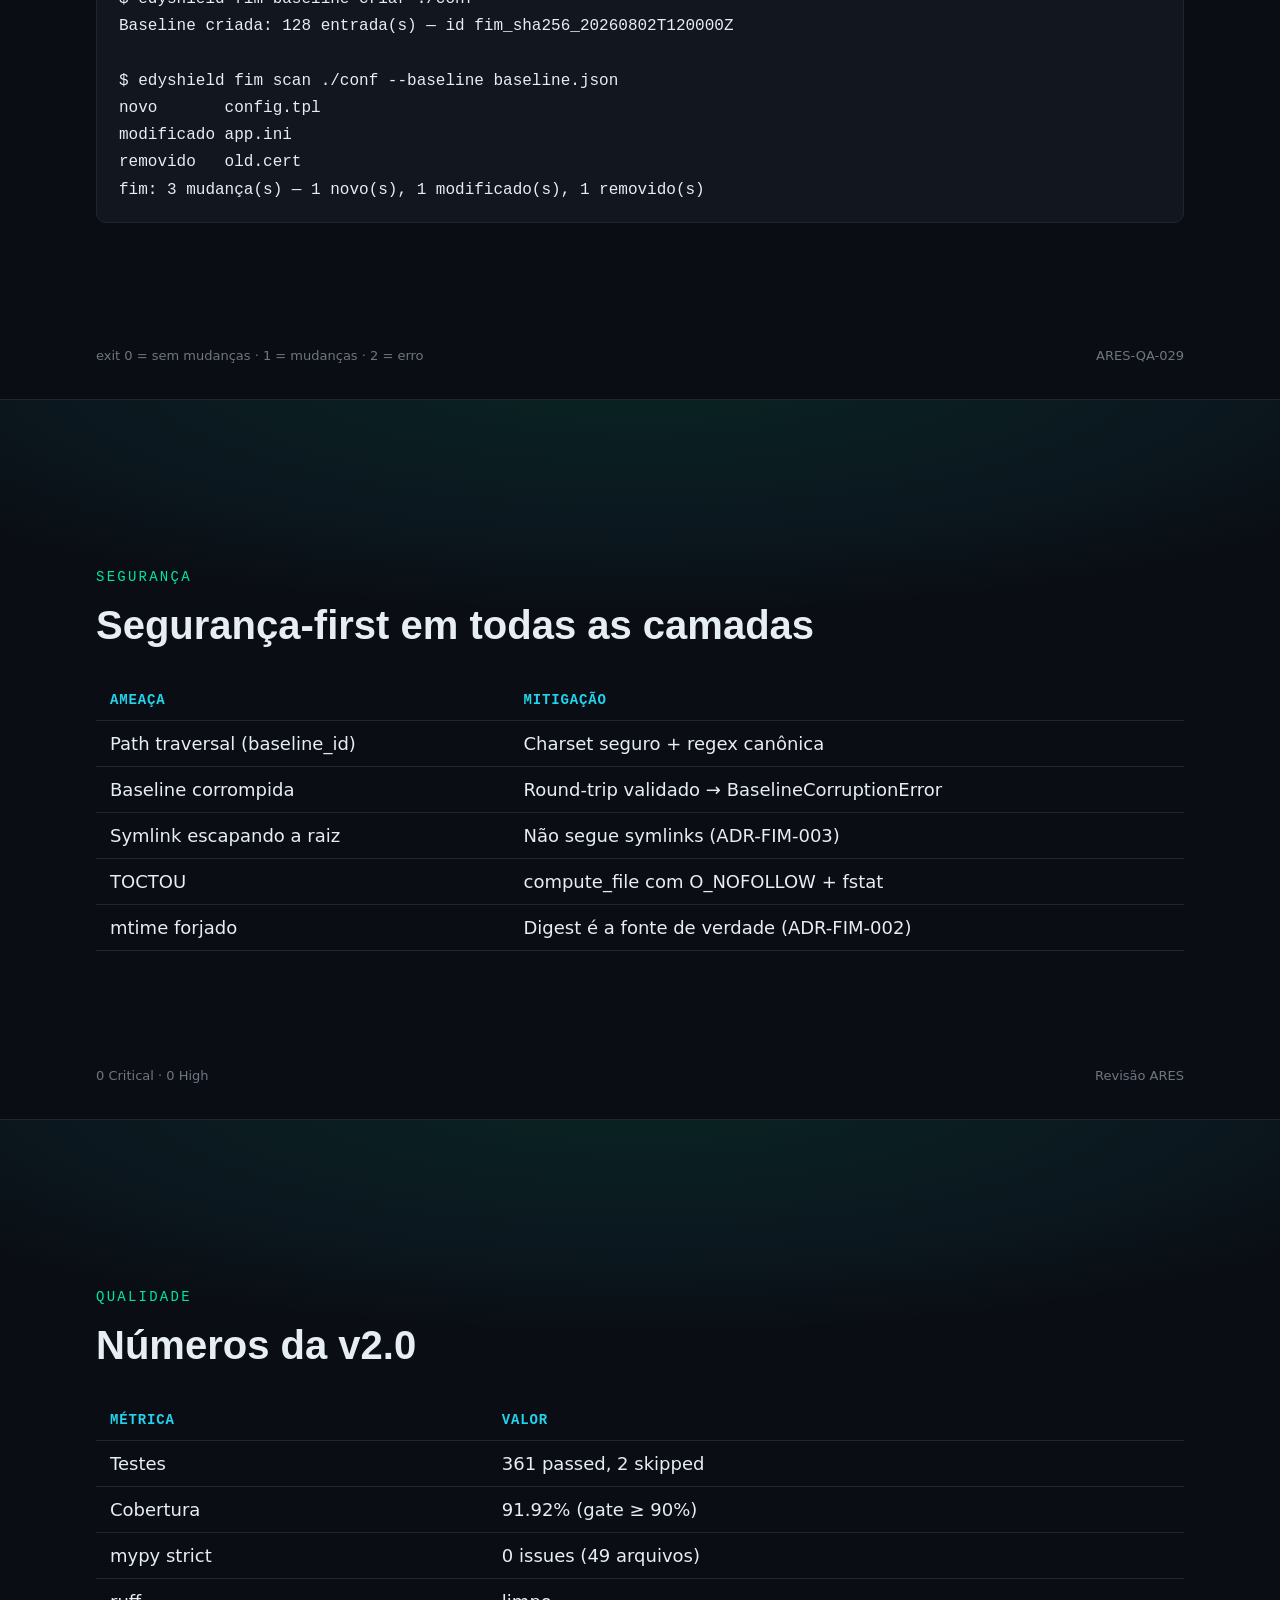
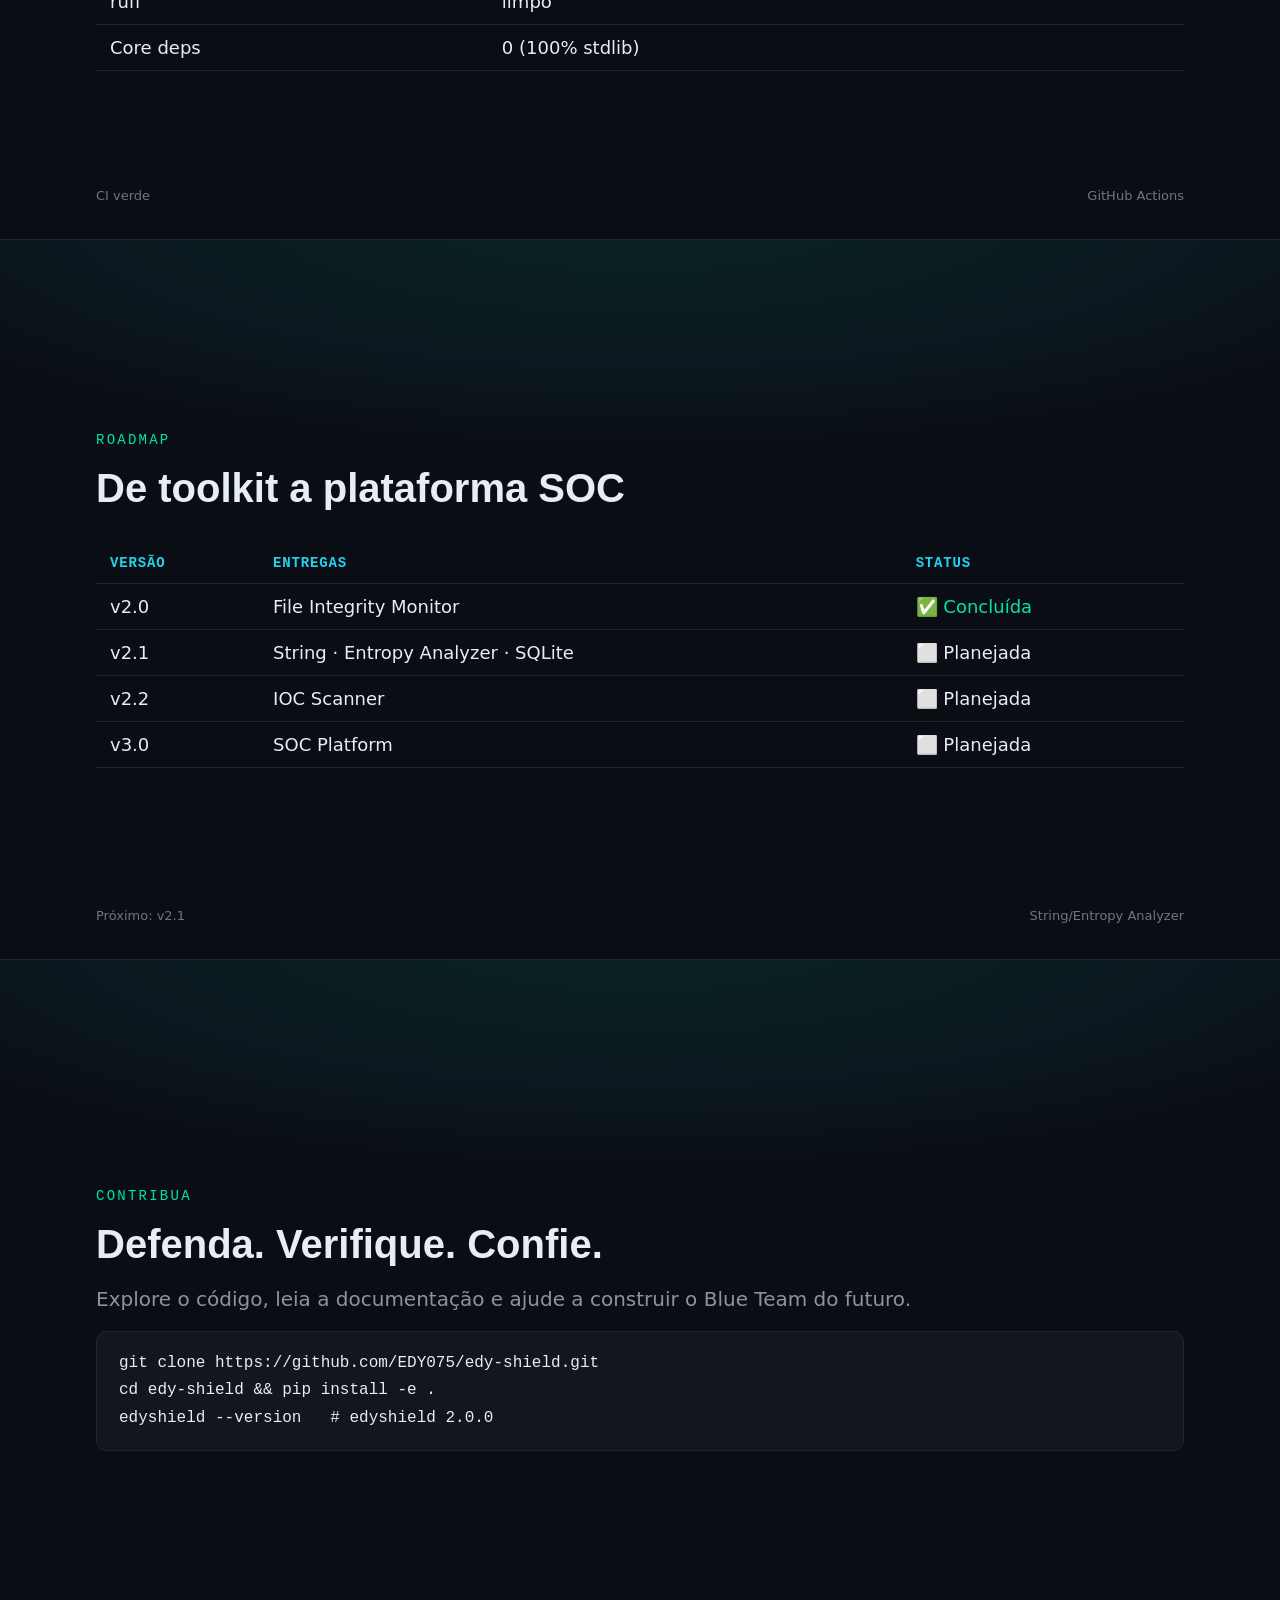
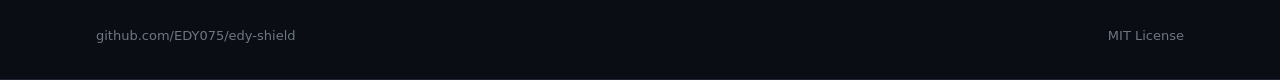
<file: marketing/presentation.html>
<!DOCTYPE html>
<html lang="pt-BR">
<head>
  <meta charset="UTF-8">
  <meta name="viewport" content="width=device-width, initial-scale=1.0">
  <title>EDY Shield v2.0 — File Integrity Monitor</title>
  <style>
    :root { color-scheme: dark; }
    * { box-sizing: border-box; margin: 0; padding: 0; }
    body { background: #0A0E14; font-family: 'Inter', system-ui, sans-serif; color: #E6EDF3; }
    .slide {
      width: 1280px; height: 720px; margin: 0 auto;
      display: flex; flex-direction: column; justify-content: center;
      padding: 72px 96px; position: relative; overflow: hidden;
      page-break-after: always; border-bottom: 1px solid #1F2633;
    }
    .slide::before {
      content: ''; position: absolute; inset: -40% -20% auto; height: 70%;
      background: radial-gradient(ellipse at center, rgba(0,229,160,0.10), rgba(34,211,238,0.05) 45%, transparent 70%);
      pointer-events: none;
    }
    .kicker {
      font-family: 'JetBrains Mono', monospace; font-size: 14px; letter-spacing: 0.16em;
      text-transform: uppercase; color: #00E5A0; margin-bottom: 18px;
    }
    h1 { font-family: 'Space Grotesk', sans-serif; font-size: 56px; line-height: 1.15; margin-bottom: 20px; }
    h2 { font-family: 'Space Grotesk', sans-serif; font-size: 40px; margin-bottom: 16px; }
    h3 { font-family: 'Space Grotesk', sans-serif; font-size: 26px; margin-bottom: 12px; }
    p, li { font-size: 20px; color: #8B949E; line-height: 1.6; }
    .accent { color: #22D3EE; }
    .green { color: #00E5A0; }
    ul { list-style: none; }
    li { margin-bottom: 12px; padding-left: 24px; position: relative; }
    li::before { content: '›'; position: absolute; left: 0; color: #00E5A0; font-weight: 700; }
    .grid2 { display: grid; grid-template-columns: 1fr 1fr; gap: 40px; margin-top: 24px; }
    .card { background: #12161F; border: 1px solid #1F2633; border-radius: 14px; padding: 28px; }
    .card h3 { color: #00E5A0; }
    code, pre {
      font-family: 'JetBrains Mono', monospace; font-size: 16px; background: #12161F;
      border: 1px solid #1F2633; border-radius: 10px; padding: 18px 22px; display: block;
      color: #E6EDF3; line-height: 1.7; margin-top: 16px; white-space: pre-wrap;
    }
    .badge {
      display: inline-block; padding: 4px 14px; border-radius: 999px;
      background: rgba(0,229,160,0.10); border: 1px solid rgba(0,229,160,0.3);
      color: #00E5A0; font-family: 'JetBrains Mono', monospace; font-size: 14px; margin-right: 8px;
    }
    .logo { position: absolute; top: 40px; left: 64px; display: flex; align-items: center; gap: 10px; font-family: 'Space Grotesk', sans-serif; font-weight: 700; }
    .logo svg { width: 34px; height: 34px; }
    .footer { position: absolute; bottom: 36px; left: 96px; right: 96px; display: flex; justify-content: space-between; font-size: 13px; color: #6E7681; }
    table { width: 100%; border-collapse: collapse; margin-top: 16px; }
    th, td { text-align: left; padding: 12px 14px; border-bottom: 1px solid #1F2633; font-size: 18px; }
    th { color: #22D3EE; font-family: 'JetBrains Mono', monospace; font-size: 14px; text-transform: uppercase; letter-spacing: 0.06em; }
    .num { font-family: 'JetBrains Mono', monospace; color: #22D3EE; font-size: 18px; }
    @media print { .slide { border: none; } }
  </style>
</head>
<body>

  <!-- 1. CAPA -->
  <section class="slide">
    <div class="logo">
      <svg viewBox="0 0 128 128"><rect width="128" height="128" rx="20" fill="#0A0E14"/><rect x="2" y="2" width="124" height="124" rx="18" fill="none" stroke="#00E5A0" stroke-width="1.5" opacity="0.4"/><text x="64" y="80" text-anchor="middle" font-family="sans-serif" font-weight="800" font-size="56" fill="#00E5A0">E</text></svg>
      EDY <span style="color:#00E5A0">SHIELD</span>
    </div>
    <span class="kicker">Blue Team · Python 3.12 · 100% Stdlib</span>
    <h1>EDY Shield v2.0<br><span style="color:#00E5A0">File Integrity Monitor</span></h1>
    <p>Defenda. Verifique. Confie.</p>
    <div style="margin-top:24px"><span class="badge">v2.0.0</span><span class="badge">361 testes</span><span class="badge">91.92% cov</span></div>
    <div class="footer"><span>github.com/EDY075/edy-shield</span><span>EDY075</span></div>
  </section>

  <!-- 2. PROBLEMA -->
  <section class="slide">
    <span class="kicker">Por que um FIM?</span>
    <h2>Integridade de arquivos é a base da defesa</h2>
    <ul>
      <li>Detectar <strong>modificações não autorizadas</strong> (malware, tampering)</li>
      <li>Auditar <strong>instalações e atualizações</strong> (antes/depois)</li>
      <li>Detectar <strong>arquivos novos</strong> (droppers) e <strong>removidos</strong> (exfiltração)</li>
      <li>Recomendado por <strong>NIST e CIS Controls</strong></li>
    </ul>
    <div class="footer"><span>EDY Shield · v2.0</span><span>02/2026</span></div>
  </section>

  <!-- 3. SOLUÇÃO -->
  <section class="slide">
    <span class="kicker">Solução</span>
    <h2>Baseline criptográfica + detecção de mudanças</h2>
    <div class="grid2">
      <div class="card">
        <h3>Baseline</h3>
        <p>Fotografia do alvo: path relativo, digest SHA-256, tamanho, mtime e permissões — em JSON determinístico.</p>
      </div>
      <div class="card">
        <h3>Scan</h3>
        <p>Compara o estado atual contra a baseline e classifica: novo · modificado · removido · inalterado.</p>
      </div>
    </div>
    <div class="footer"><span>Digest = fonte de verdade</span><span>ADR-FIM-002</span></div>
  </section>

  <!-- 4. ARQUITETURA -->
  <section class="slide">
    <span class="kicker">Arquitetura</span>
    <h2>Camadas unidirecionais, core puro</h2>
    <code>ui (CLI + Console SOC)
  → services (PluginManager · ReportEngine json|txt|html|md)
    → plugins (file_integrity · hash_checker · log_analyzer)
      → core/fim (models · scanner · baseline · store)  ← NOVO
      → core (algorithms · filesystem · crypto)</code>
    <div class="footer"><span>100% stdlib (ADR-001)</span><span>direção única ui→services→core</span></div>
  </section>

  <!-- 5. DEMO CLI -->
  <section class="slide">
    <span class="kicker">Demonstração</span>
    <h2>Do terminal ao Console</h2>
    <code>$ edyshield fim baseline criar ./conf
Baseline criada: 128 entrada(s) — id fim_sha256_20260802T120000Z

$ edyshield fim scan ./conf --baseline baseline.json
novo       config.tpl
modificado app.ini
removido   old.cert
fim: 3 mudança(s) — 1 novo(s), 1 modificado(s), 1 removido(s)</code>
    <div class="footer"><span>exit 0 = sem mudanças · 1 = mudanças · 2 = erro</span><span>ARES-QA-029</span></div>
  </section>

  <!-- 6. SEGURANÇA -->
  <section class="slide">
    <span class="kicker">Segurança</span>
    <h2>Segurança-first em todas as camadas</h2>
    <table>
      <tr><th>Ameaça</th><th>Mitigação</th></tr>
      <tr><td>Path traversal (baseline_id)</td><td>Charset seguro + regex canônica</td></tr>
      <tr><td>Baseline corrompida</td><td>Round-trip validado → BaselineCorruptionError</td></tr>
      <tr><td>Symlink escapando a raiz</td><td>Não segue symlinks (ADR-FIM-003)</td></tr>
      <tr><td>TOCTOU</td><td>compute_file com O_NOFOLLOW + fstat</td></tr>
      <tr><td>mtime forjado</td><td>Digest é a fonte de verdade (ADR-FIM-002)</td></tr>
    </table>
    <div class="footer"><span>0 Critical · 0 High</span><span>Revisão ARES</span></div>
  </section>

  <!-- 7. QUALIDADE -->
  <section class="slide">
    <span class="kicker">Qualidade</span>
    <h2>Números da v2.0</h2>
    <table>
      <tr><th>Métrica</th><th>Valor</th></tr>
      <tr><td>Testes</td><td>361 passed, 2 skipped</td></tr>
      <tr><td>Cobertura</td><td>91.92% (gate ≥ 90%)</td></tr>
      <tr><td>mypy strict</td><td>0 issues (49 arquivos)</td></tr>
      <tr><td>ruff</td><td>limpo</td></tr>
      <tr><td>Core deps</td><td>0 (100% stdlib)</td></tr>
    </table>
    <div class="footer"><span>CI verde</span><span>GitHub Actions</span></div>
  </section>

  <!-- 8. ROADMAP -->
  <section class="slide">
    <span class="kicker">Roadmap</span>
    <h2>De toolkit a plataforma SOC</h2>
    <table>
      <tr><th>Versão</th><th>Entregas</th><th>Status</th></tr>
      <tr><td>v2.0</td><td>File Integrity Monitor</td><td class="green">✅ Concluída</td></tr>
      <tr><td>v2.1</td><td>String · Entropy Analyzer · SQLite</td><td>⬜ Planejada</td></tr>
      <tr><td>v2.2</td><td>IOC Scanner</td><td>⬜ Planejada</td></tr>
      <tr><td>v3.0</td><td>SOC Platform</td><td>⬜ Planejada</td></tr>
    </table>
    <div class="footer"><span>Próximo: v2.1</span><span>String/Entropy Analyzer</span></div>
  </section>

  <!-- 9. CTA -->
  <section class="slide">
    <span class="kicker">Contribua</span>
    <h2>Defenda. Verifique. Confie.</h2>
    <p>Explore o código, leia a documentação e ajude a construir o Blue Team do futuro.</p>
    <code>git clone https://github.com/EDY075/edy-shield.git
cd edy-shield && pip install -e .
edyshield --version   # edyshield 2.0.0</code>
    <div class="footer"><span>github.com/EDY075/edy-shield</span><span>MIT License</span></div>
  </section>

</body>
</html>
</file>
<file: website/assets/css/style.css>
/* ═══════════════════════════════════════════════════════════════
   EDY SHIELD — Website oficial (Fase 2)
   Design System v1.0 — identidade visual oficial
   Paleta: #0A0E14 · #12161F · #1F2633 · #E6EDF3 · #00E5A0 · #22D3EE
   Tipografia: Space Grotesk · Inter · JetBrains Mono
   Layout: mobile-first, limpo, sem excesso de animações
   ═══════════════════════════════════════════════════════════════ */

/* ---------------------------------------------------------------
   1. Design tokens
   --------------------------------------------------------------- */
:root {
  --bg: #0A0E14;
  --bg-surface: #12161F;
  --bg-surface-2: #161c28;
  --border: #1F2633;
  --text: #E6EDF3;
  --text-secondary: #8B949E;
  --text-muted: #6E7681;
  --accent-green: #00E5A0;
  --accent-cyan: #22D3EE;
  --accent-red: #FF4D4D;
  --accent-amber: #F0B90B;
  --grad: linear-gradient(135deg, #00E5A0 0%, #0DD8A8 50%, #22D3EE 100%);

  --font-display: 'Space Grotesk', 'Inter', system-ui, sans-serif;
  --font-body: 'Inter', system-ui, -apple-system, sans-serif;
  --font-mono: 'JetBrains Mono', 'Consolas', 'Courier New', monospace;

  --radius: 12px;
  --radius-sm: 8px;
  --container: 1120px;
  --nav-h: 68px;
  --transition: 0.18s ease;
}

/* ---------------------------------------------------------------
   2. Reset & base
   --------------------------------------------------------------- */
*, *::before, *::after { box-sizing: border-box; }

html {
  scroll-behavior: smooth;
  scroll-padding-top: var(--nav-h);
}

body {
  margin: 0;
  background: var(--bg);
  color: var(--text);
  font-family: var(--font-body);
  font-size: 16px;
  line-height: 1.6;
  -webkit-font-smoothing: antialiased;
  text-rendering: optimizeLegibility;
}

h1, h2, h3, h4 {
  font-family: var(--font-display);
  line-height: 1.2;
  margin: 0;
  letter-spacing: -0.01em;
}

p { margin: 0; }
a { color: var(--accent-cyan); text-decoration: none; }
a:hover { text-decoration: underline; }

img, svg { display: inline-block; vertical-align: middle; }
code { font-family: var(--font-mono); font-size: 0.9em; }

::selection { background: rgba(0, 229, 160, 0.25); }

/* Acessibilidade */
.skip-link {
  position: absolute;
  left: -999px;
  top: 0;
  background: var(--accent-green);
  color: #0A0E14;
  padding: 10px 16px;
  font-weight: 600;
  border-radius: 0 0 8px 0;
  z-index: 100;
}
.skip-link:focus { left: 0; }

:focus-visible {
  outline: 2px solid var(--accent-cyan);
  outline-offset: 2px;
  border-radius: 4px;
}

/* ---------------------------------------------------------------
   3. Layout helpers
   --------------------------------------------------------------- */
.container {
  max-width: var(--container);
  margin: 0 auto;
  padding: 0 24px;
}
.container--narrow { max-width: 800px; }

.section { padding: 88px 0; }
.section--alt { background: var(--bg-surface); }

.section__head {
  text-align: center;
  max-width: 640px;
  margin: 0 auto 56px;
}
.section__eyebrow {
  font-family: var(--font-mono);
  font-size: 0.78rem;
  letter-spacing: 0.14em;
  text-transform: uppercase;
  color: var(--accent-green);
  margin-bottom: 12px;
}
.section__title { font-size: clamp(1.6rem, 3vw, 2.2rem); margin-bottom: 14px; }
.section__sub { color: var(--text-secondary); }

/* ---------------------------------------------------------------
   4. Buttons
   --------------------------------------------------------------- */
.btn {
  display: inline-flex;
  align-items: center;
  gap: 8px;
  font-family: var(--font-body);
  font-size: 0.92rem;
  font-weight: 600;
  padding: 11px 20px;
  border-radius: var(--radius-sm);
  border: 1px solid transparent;
  cursor: pointer;
  text-decoration: none;
  transition: background var(--transition), border-color var(--transition), transform var(--transition);
}
.btn:hover { text-decoration: none; transform: translateY(-1px); }

.btn--primary {
  background: var(--grad);
  color: #0A0E14;
}
.btn--primary:hover { filter: brightness(1.08); }

.btn--ghost {
  background: transparent;
  color: var(--text);
  border-color: var(--border);
}
.btn--ghost:hover { border-color: var(--accent-cyan); color: var(--accent-cyan); }

.btn--sm { padding: 8px 14px; font-size: 0.85rem; }

/* ---------------------------------------------------------------
   5. Navbar
   --------------------------------------------------------------- */
.navbar {
  position: sticky;
  top: 0;
  z-index: 50;
  background: rgba(10, 14, 20, 0.82);
  backdrop-filter: blur(12px);
  -webkit-backdrop-filter: blur(12px);
  border-bottom: 1px solid var(--border);
}
.navbar__inner {
  height: var(--nav-h);
  display: flex;
  align-items: center;
  justify-content: space-between;
  gap: 16px;
}
.navbar__brand {
  display: flex;
  align-items: center;
  gap: 10px;
  color: var(--text);
  text-decoration: none;
}
.navbar__brand:hover { text-decoration: none; }
.navbar__logo { border-radius: 8px; }
.navbar__wordmark {
  font-family: var(--font-display);
  font-size: 1.05rem;
  font-weight: 700;
  letter-spacing: 0.02em;
}
.navbar__wordmark strong {
  font-weight: 500;
  background: var(--grad);
  -webkit-background-clip: text;
  background-clip: text;
  color: transparent;
  margin-left: 2px;
  letter-spacing: 0.12em;
}
.navbar__links {
  display: flex;
  list-style: none;
  gap: 26px;
  margin: 0;
  padding: 0;
}
.navbar__links a {
  color: var(--text-secondary);
  font-size: 0.9rem;
  font-weight: 500;
  text-decoration: none;
  transition: color var(--transition);
}
.navbar__links a:hover { color: var(--text); }
.navbar__docs { font-family: var(--font-mono); font-size: 0.82rem !important; }
.navbar__actions { display: flex; gap: 10px; align-items: center; }
.navbar__toggle {
  display: none;
  background: transparent;
  border: 1px solid var(--border);
  color: var(--text);
  border-radius: var(--radius-sm);
  padding: 8px;
  cursor: pointer;
}
.navbar__toggle:hover { border-color: var(--accent-cyan); }

.mobile-menu {
  border-top: 1px solid var(--border);
  background: var(--bg);
  padding: 8px 24px 16px;
}
.mobile-menu ul { list-style: none; margin: 0; padding: 0; }
.mobile-menu a {
  display: block;
  padding: 10px 0;
  color: var(--text-secondary);
  text-decoration: none;
  border-bottom: 1px solid var(--border);
}
.mobile-menu a:last-of-type { border-bottom: none; }

/* ---------------------------------------------------------------
   6. Hero
   --------------------------------------------------------------- */
.hero { position: relative; overflow: hidden; padding: 92px 0 72px; }
.hero__glow {
  position: absolute;
  inset: -40% -20% auto;
  height: 80%;
  background: radial-gradient(ellipse at center, rgba(0, 229, 160, 0.10), rgba(34, 211, 238, 0.06) 45%, transparent 70%);
  pointer-events: none;
}
.hero__inner {
  position: relative;
  text-align: center;
  display: flex;
  flex-direction: column;
  align-items: center;
}
.hero__badge {
  display: inline-flex;
  align-items: center;
  gap: 8px;
  font-family: var(--font-mono);
  font-size: 0.78rem;
  letter-spacing: 0.06em;
  color: var(--text-secondary);
  background: var(--bg-surface);
  border: 1px solid var(--border);
  border-radius: 999px;
  padding: 6px 14px;
  margin-bottom: 28px;
}
.hero__dot {
  width: 8px; height: 8px;
  border-radius: 50%;
  background: var(--accent-green);
  box-shadow: 0 0 8px rgba(0, 229, 160, 0.7);
}
.hero__title {
  font-size: clamp(2.4rem, 6vw, 4rem);
  font-weight: 700;
  letter-spacing: -0.02em;
}
.hero__title-accent {
  background: var(--grad);
  -webkit-background-clip: text;
  background-clip: text;
  color: transparent;
}
.hero__subtitle {
  max-width: 620px;
  color: var(--text-secondary);
  font-size: 1.06rem;
  margin: 20px 0 32px;
}
.hero__subtitle strong { color: var(--text); font-weight: 600; }
.hero__actions { display: flex; gap: 14px; flex-wrap: wrap; justify-content: center; }

/* Terminal */
.terminal {
  width: 100%;
  max-width: 720px;
  margin: 48px auto 0;
  background: var(--bg-surface);
  border: 1px solid var(--border);
  border-radius: var(--radius);
  overflow: hidden;
  text-align: left;
}
.terminal__bar {
  display: flex;
  align-items: center;
  gap: 10px;
  padding: 10px 16px;
  background: var(--bg-surface-2);
  border-bottom: 1px solid var(--border);
}
.terminal__dots { display: flex; gap: 6px; }
.terminal__dots i {
  width: 11px; height: 11px;
  border-radius: 50%;
  background: var(--border);
}
.terminal__dots i:nth-child(1) { background: #FF5F57; }
.terminal__dots i:nth-child(2) { background: #FEBC2E; }
.terminal__dots i:nth-child(3) { background: #28C840; }
.terminal__title {
  font-family: var(--font-mono);
  font-size: 0.78rem;
  color: var(--text-secondary);
}
.terminal__body {
  margin: 0;
  padding: 20px 22px;
  font-family: var(--font-mono);
  font-size: 0.86rem;
  line-height: 1.75;
  overflow-x: auto;
  color: var(--text-secondary);
}
.tok-prompt { color: var(--accent-green); }
.tok-cmd { color: var(--text); }
.tok-out { color: var(--text-secondary); }
.tok-ok { color: var(--accent-green); }
.tok-warn { color: var(--accent-amber); }
.tok-str { color: var(--accent-cyan); }
.tok-cmt { color: var(--text-muted); font-style: italic; }

/* ---------------------------------------------------------------
   7. Tech strip
   --------------------------------------------------------------- */
.strip {
  border-top: 1px solid var(--border);
  border-bottom: 1px solid var(--border);
  background: var(--bg-surface);
}
.strip__inner {
  display: flex;
  align-items: center;
  justify-content: center;
  flex-wrap: wrap;
  gap: 14px;
  padding: 18px 0;
  font-family: var(--font-mono);
  font-size: 0.82rem;
  color: var(--text-secondary);
}
.strip__inner i {
  width: 4px; height: 4px;
  border-radius: 50%;
  background: var(--accent-green);
  opacity: 0.6;
}

/* ---------------------------------------------------------------
   8. Features
   --------------------------------------------------------------- */
.features-grid {
  display: grid;
  grid-template-columns: repeat(auto-fit, minmax(300px, 1fr));
  gap: 20px;
}
.feature-card {
  background: var(--bg-surface);
  border: 1px solid var(--border);
  border-radius: var(--radius);
  padding: 28px;
  transition: border-color var(--transition), transform var(--transition);
}
.feature-card:hover {
  border-color: rgba(34, 211, 238, 0.5);
  transform: translateY(-3px);
}
.feature-card__icon {
  width: 44px; height: 44px;
  border-radius: var(--radius-sm);
  background: rgba(0, 229, 160, 0.08);
  border: 1px solid rgba(0, 229, 160, 0.25);
  color: var(--accent-green);
  display: flex;
  align-items: center;
  justify-content: center;
  margin-bottom: 18px;
}
.feature-card__icon svg { width: 22px; height: 22px; }
.feature-card h3 { font-size: 1.1rem; margin-bottom: 10px; }
.feature-card p { color: var(--text-secondary); font-size: 0.92rem; }

/* ---------------------------------------------------------------
   9. Demo
   --------------------------------------------------------------- */
.demo-grid {
  display: grid;
  grid-template-columns: repeat(auto-fit, minmax(320px, 1fr));
  gap: 20px;
}
.demo-grid .terminal { max-width: none; margin: 0; }

/* ---------------------------------------------------------------
   10. Architecture
   --------------------------------------------------------------- */
.arch-diagram {
  max-width: 720px;
  margin: 0 auto 48px;
  display: flex;
  flex-direction: column;
  gap: 6px;
}
.arch-layer {
  display: flex;
  align-items: center;
  gap: 14px;
  background: var(--bg-surface);
  border: 1px solid var(--border);
  border-radius: var(--radius);
  padding: 14px 18px;
}
.arch-layer__tag {
  font-family: var(--font-mono);
  font-size: 0.72rem;
  letter-spacing: 0.1em;
  text-transform: uppercase;
  color: var(--accent-green);
  background: rgba(0, 229, 160, 0.08);
  border: 1px solid rgba(0, 229, 160, 0.25);
  border-radius: 6px;
  padding: 4px 8px;
  white-space: nowrap;
}
.arch-layer__boxes { display: flex; flex-wrap: wrap; gap: 8px; }
.arch-layer__boxes span {
  font-family: var(--font-mono);
  font-size: 0.76rem;
  color: var(--text-secondary);
  background: var(--bg);
  border: 1px solid var(--border);
  border-radius: 6px;
  padding: 4px 8px;
}
.arch-arrow { text-align: center; color: var(--text-muted); font-size: 0.8rem; line-height: 1; }

.arch-principles {
  display: grid;
  grid-template-columns: repeat(auto-fit, minmax(260px, 1fr));
  gap: 20px;
}
.arch-principle {
  background: var(--bg-surface);
  border: 1px solid var(--border);
  border-radius: var(--radius);
  padding: 24px;
}
.arch-principle__num {
  font-family: var(--font-mono);
  font-size: 0.78rem;
  color: var(--accent-cyan);
}
.arch-principle h3 { font-size: 1.05rem; margin: 10px 0 8px; }
.arch-principle p { color: var(--text-secondary); font-size: 0.9rem; }

/* ---------------------------------------------------------------
   11. Roadmap
   --------------------------------------------------------------- */
.roadmap {
  max-width: 720px;
  margin: 0 auto;
  display: flex;
  flex-direction: column;
  gap: 10px;
}
.roadmap__item {
  display: grid;
  grid-template-columns: 110px 90px 1fr;
  align-items: center;
  gap: 16px;
  background: var(--bg-surface);
  border: 1px solid var(--border);
  border-radius: var(--radius);
  padding: 16px 20px;
}
.roadmap__version { font-family: var(--font-mono); font-weight: 600; color: var(--text); }
.roadmap__status {
  font-family: var(--font-mono);
  font-size: 0.72rem;
  text-transform: uppercase;
  letter-spacing: 0.06em;
  color: var(--text-muted);
  background: var(--bg);
  border: 1px solid var(--border);
  border-radius: 999px;
  padding: 4px 10px;
  text-align: center;
  justify-self: start;
}
.roadmap__status--dev { color: #0A0E14; background: var(--grad); border-color: transparent; }
.roadmap__item p { color: var(--text-secondary); font-size: 0.92rem; }

/* ---------------------------------------------------------------
   12. Installation tabs
   --------------------------------------------------------------- */
.install-tabs {
  display: flex;
  gap: 6px;
  margin-bottom: 12px;
}
.install-tab {
  font-family: var(--font-mono);
  font-size: 0.8rem;
  background: transparent;
  border: 1px solid var(--border);
  color: var(--text-secondary);
  border-radius: var(--radius-sm);
  padding: 8px 16px;
  cursor: pointer;
  transition: all var(--transition);
}
.install-tab.is-active {
  background: var(--bg-surface);
  border-color: var(--accent-cyan);
  color: var(--accent-cyan);
}
.install-note { margin-top: 20px; color: var(--text-secondary); font-size: 0.9rem; }

/* ---------------------------------------------------------------
   13. FAQ
   --------------------------------------------------------------- */
.faq { display: flex; flex-direction: column; gap: 10px; }
.faq__item {
  background: var(--bg-surface);
  border: 1px solid var(--border);
  border-radius: var(--radius);
  padding: 4px 20px;
}
.faq__item summary {
  cursor: pointer;
  font-weight: 600;
  font-size: 0.98rem;
  padding: 14px 0;
  list-style: none;
  display: flex;
  justify-content: space-between;
  align-items: center;
  gap: 12px;
}
.faq__item summary::-webkit-details-marker { display: none; }
.faq__item summary::after {
  content: '+';
  font-family: var(--font-mono);
  color: var(--accent-cyan);
  font-size: 1.2rem;
  transition: transform var(--transition);
}
.faq__item[open] summary::after { transform: rotate(45deg); }
.faq__item p {
  color: var(--text-secondary);
  font-size: 0.92rem;
  padding-bottom: 18px;
  margin-top: -6px;
}

/* ---------------------------------------------------------------
   14. CTA final
   --------------------------------------------------------------- */
.cta {
  border-top: 1px solid var(--border);
  background: var(--bg-surface);
  padding: 72px 0;
  text-align: center;
}
.cta__inner h2 { font-size: clamp(1.6rem, 3vw, 2.2rem); margin-bottom: 12px; }
.cta__inner p { color: var(--text-secondary); margin-bottom: 28px; }
.cta__actions { display: flex; gap: 14px; justify-content: center; flex-wrap: wrap; }

/* ---------------------------------------------------------------
   15. Footer
   --------------------------------------------------------------- */
.footer { padding: 48px 0 32px; border-top: 1px solid var(--border); }
.footer__inner { display: flex; flex-direction: column; align-items: center; gap: 16px; text-align: center; }
.footer__brand {
  display: flex;
  align-items: center;
  gap: 10px;
  font-family: var(--font-display);
  font-weight: 700;
}
.footer__brand strong { font-weight: 500; color: var(--accent-green); letter-spacing: 0.12em; }
.footer__tagline { font-family: var(--font-mono); font-size: 0.8rem; color: var(--text-secondary); }
.footer__links { display: flex; gap: 22px; flex-wrap: wrap; justify-content: center; }
.footer__links a { color: var(--text-secondary); font-size: 0.88rem; }
.footer__links a:hover { color: var(--accent-cyan); }
.footer__copy { color: var(--text-muted); font-size: 0.82rem; }

/* ---------------------------------------------------------------
   16. Responsivo
   --------------------------------------------------------------- */
@media (max-width: 860px) {
  .navbar__links, .navbar__actions .btn--ghost { display: none; }
  .navbar__toggle { display: block; }
  .section { padding: 64px 0; }
  .roadmap__item { grid-template-columns: 1fr; gap: 8px; }
  .roadmap__status { justify-self: start; }
}

@media (max-width: 480px) {
  .hero { padding: 64px 0 48px; }
  .hero__actions { flex-direction: column; width: 100%; }
  .hero__actions .btn { justify-content: center; }
  .features-grid { grid-template-columns: 1fr; }
}

/* ---------------------------------------------------------------
   17. Motion — reduzido por padrão (sem excesso de animações)
   --------------------------------------------------------------- */
@media (prefers-reduced-motion: reduce) {
  html { scroll-behavior: auto; }
  *, *::before, *::after { transition: none !important; animation: none !important; }
}
</file>
